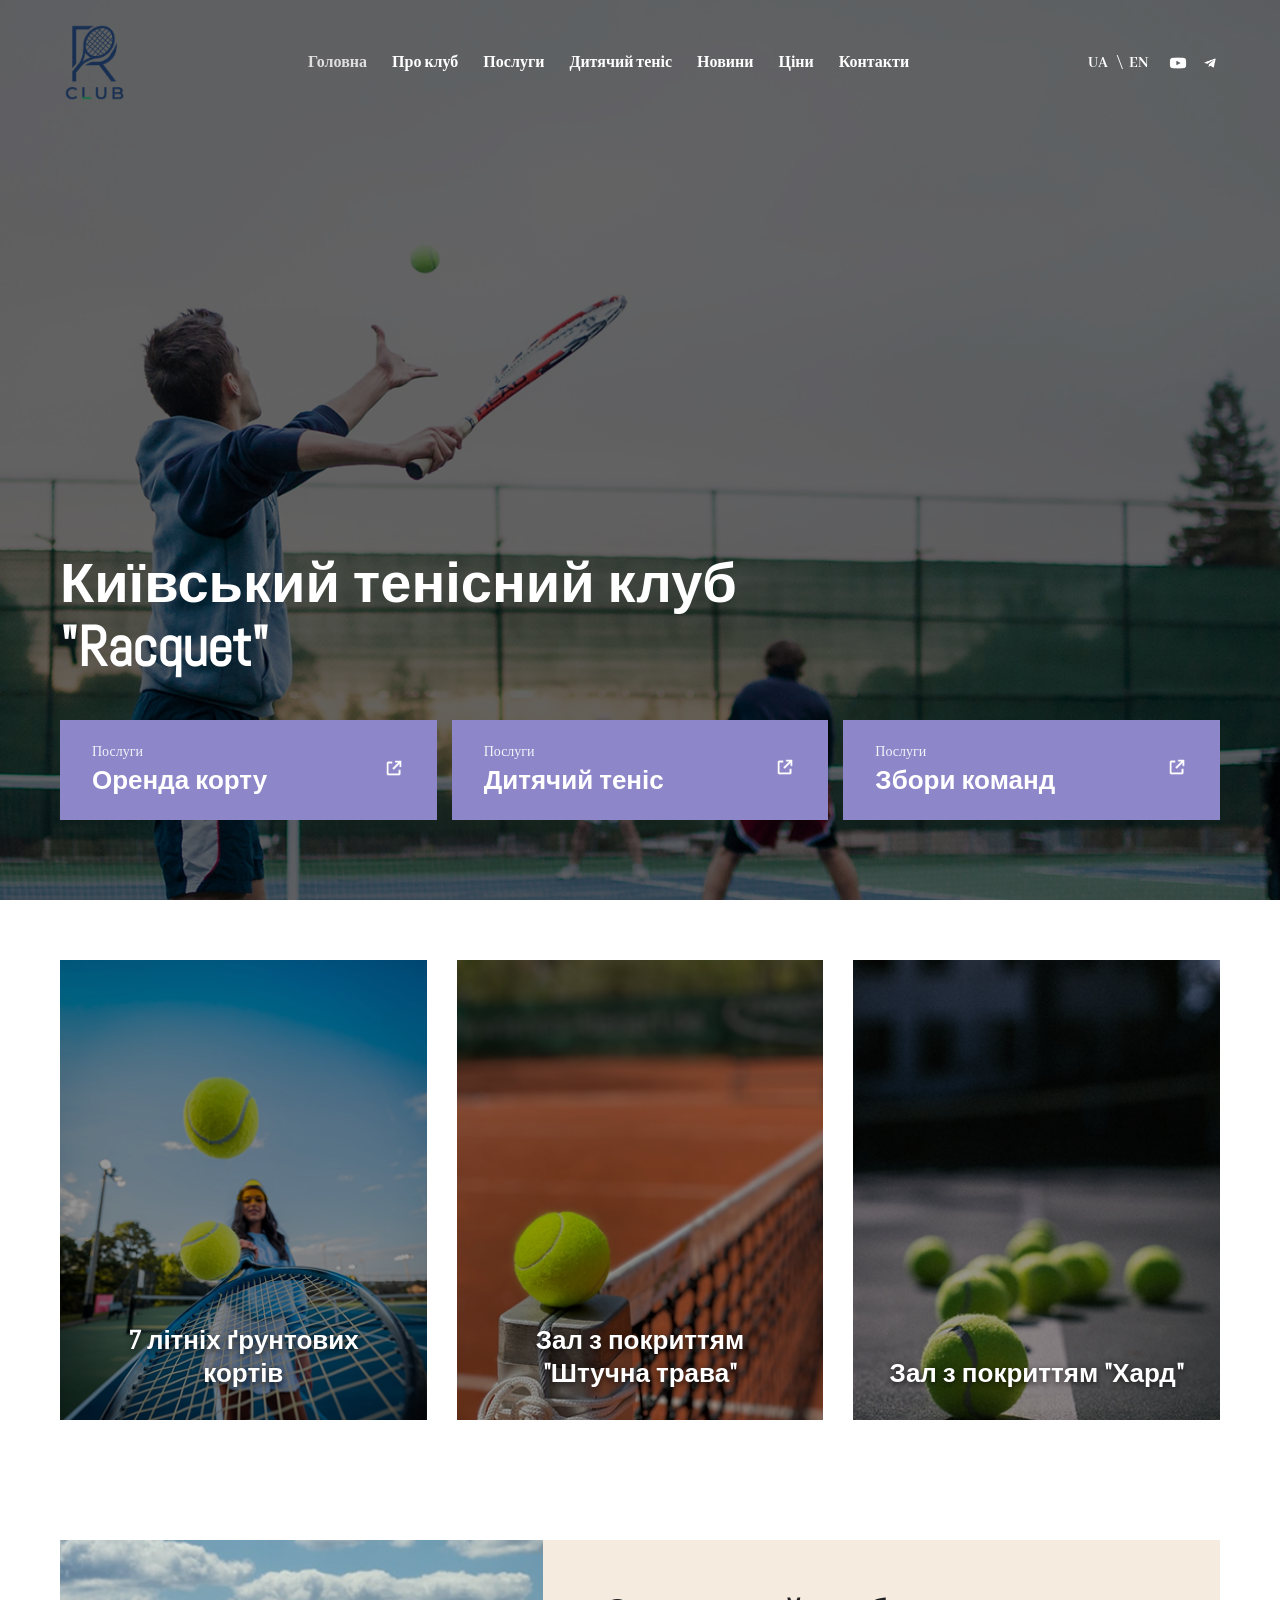
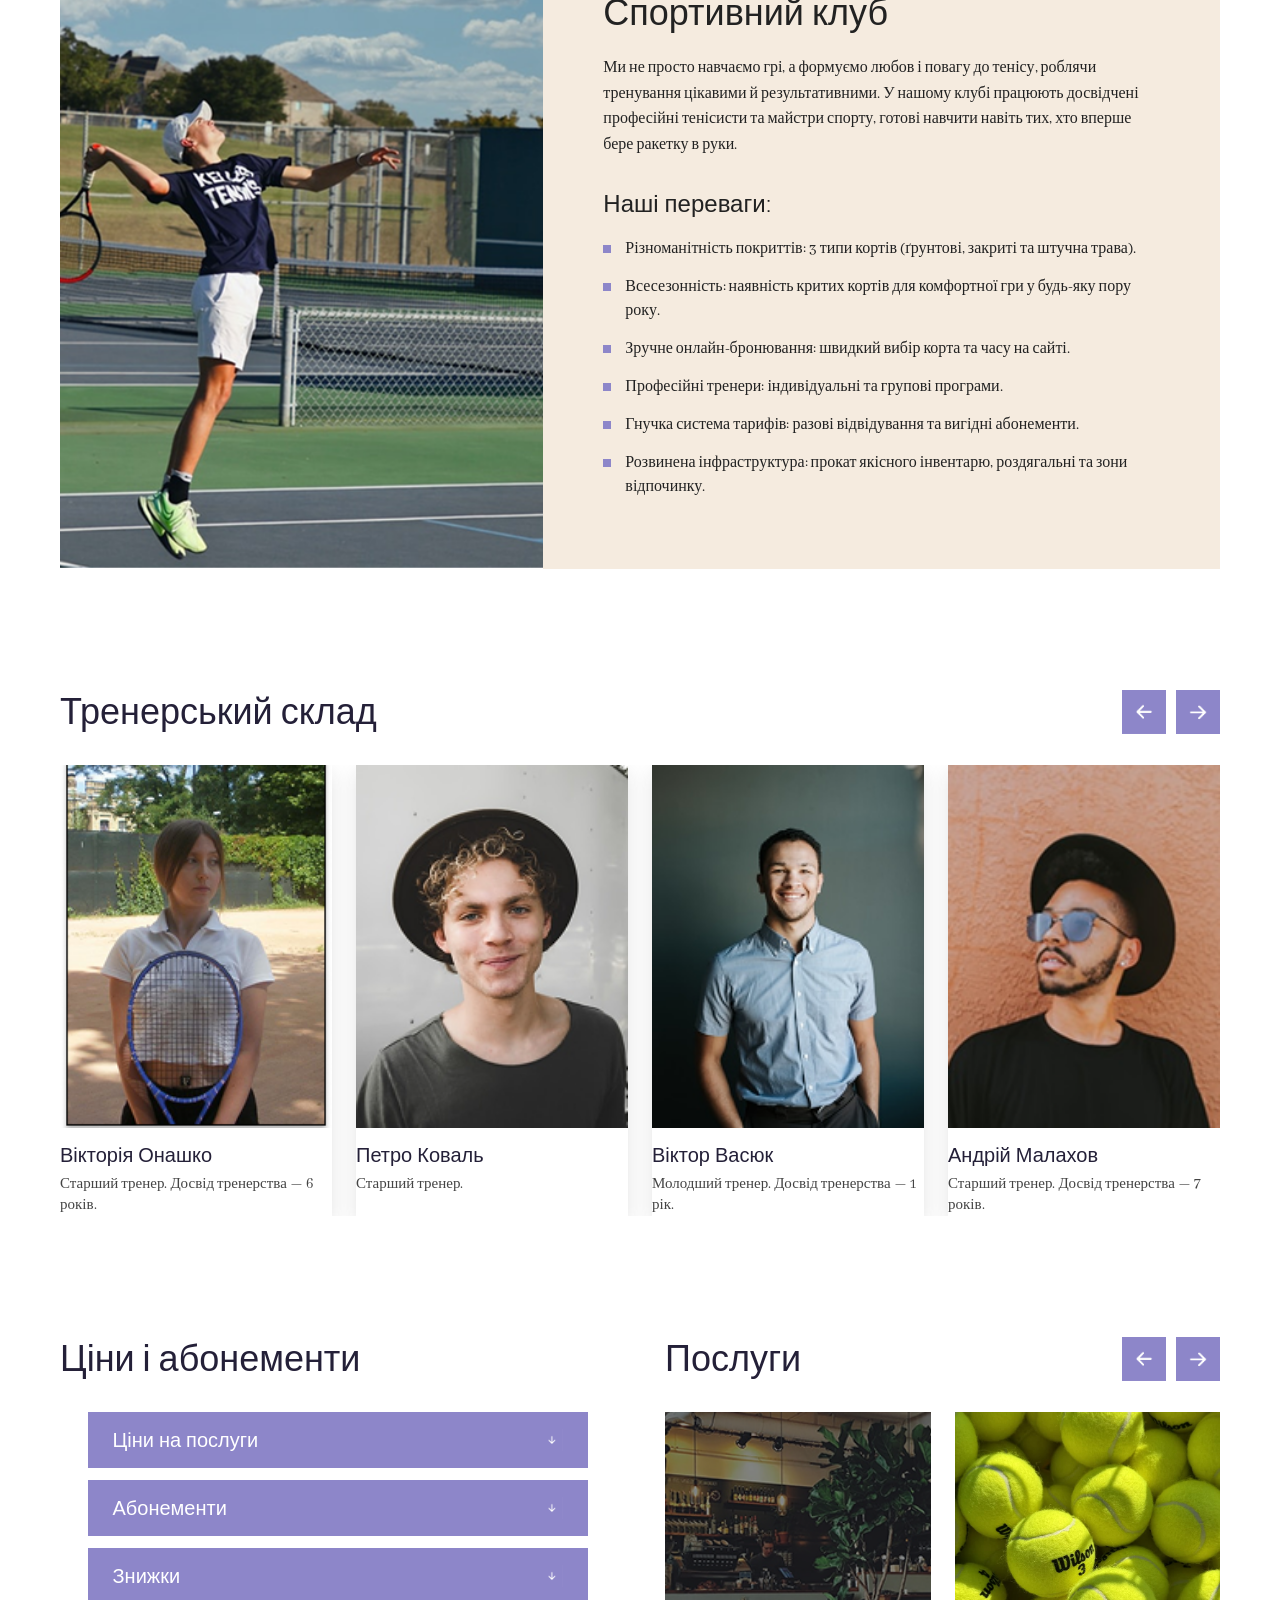
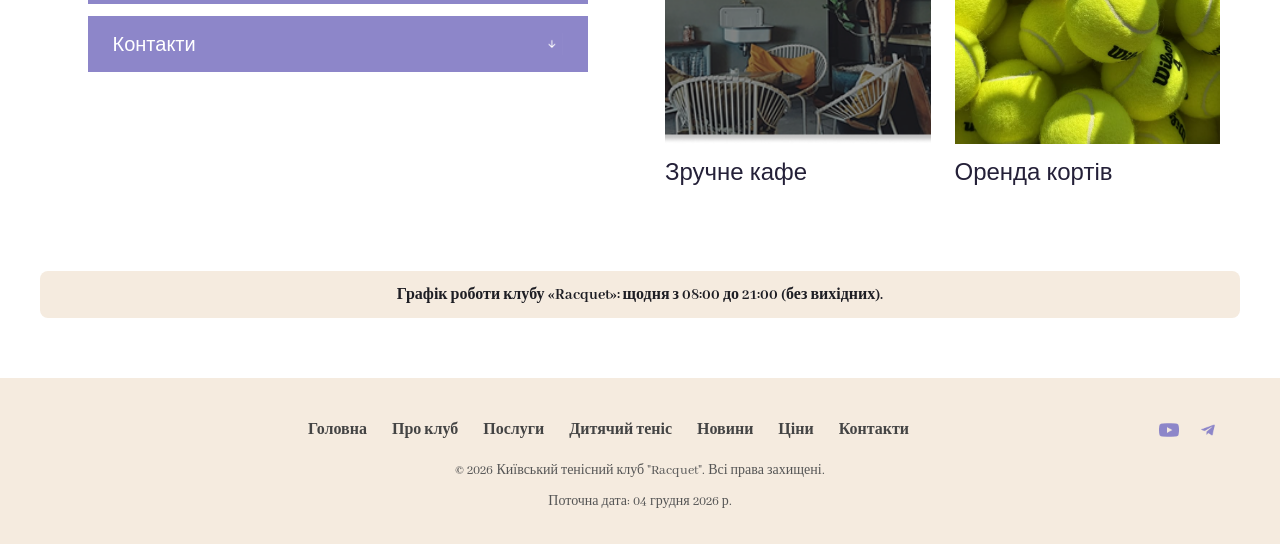
<file: index.html>
<!DOCTYPE html>
<html lang="uk">
<head>
    <meta charset="UTF-8">
    <meta name="viewport" content="width=device-width, initial-scale=1.0">
    <title>Київський тенісний клуб "Racquet"</title>
    <link rel="preconnect" href="https://fonts.googleapis.com">
    <link rel="preconnect" href="https://fonts.gstatic.com" crossorigin>
    <link href="https://fonts.googleapis.com/css2?family=Abel&family=Abhaya+Libre:wght@400;700&display=swap" rel="stylesheet">
    <link rel="stylesheet" href="css/style.css">
</head>
<body>
    <div class="hero-wrapper">
        <header class="main-header">
            <div class="container header-container">
                <div class="logo">
                    <img src="images/logo_1.png" alt="Логотип Racquet Club">
                </div>

                <!-- Бургер-меню (мобільна та планшетна версія) -->
                <input type="checkbox" id="nav-toggle" class="nav-toggle" aria-label="Відкрити меню навігації">
                <label for="nav-toggle" class="burger" aria-hidden="true"><span></span><span></span><span></span></label>

                <nav class="main-nav">
                    <ul>
                        <li><a href="index.html" class="active">Головна</a></li>
                        <li><a href="about.html">Про клуб</a></li>
                        <li><a href="#services">Послуги</a></li>
                        <li><a href="kids_tennis.html">Дитячий теніс</a></li>
                        <li><a href="news.html">Новини</a></li>
                        <li><a href="#services">Ціни</a></li>
                        <li><a href="#contacts">Контакти</a></li>
                    </ul>
                </nav>

                <div class="header-actions">
                    <ul class="lang-switcher">
                        <li class="lang-item active">
                            <span lang="uk" aria-current="true">UA</span>
                        </li>
                        <li class="lang-item">
                            <a href="/en/" lang="en">EN</a>
                        </li>
                    </ul>
                    <div class="header-socials">
                        <a href="https://youtube.com" aria-label="YouTube">
                            <img src="images/youtube_icon.png" alt="YouTube">
                        </a>
                        <a href="#" aria-label="Telegram">
                            <img src="images/telega_white.png" alt="Telegram">
                        </a>
                    </div>
                </div>
            </div>
        </header>

        <section class="hero_section">
            <h1>Київський тенісний клуб <br> "Racquet"</h1>

            <div class="hero_cards">
                <!-- Картка 1: Оренда корту -->
                <button type="button" class="hero_card" popovertarget="booking-modal-step1">
                    <div class="hero_card-content">
                        <span class="card-tag">Послуги</span>
                        <span class="card-title">Оренда корту</span>
                    </div>
                    <span class="hero_section_card_link_image">
                        <img src="images/ci_external-link.png" alt="">
                    </span>
                </button>

                <!-- Картка 2: Дитячий теніс -->
                <a href="kids_tennis.html" class="hero_card">
                    <div class="hero_card-content">
                        <span class="card-tag">Послуги</span>
                        <span class="card-title">Дитячий теніс</span>
                    </div>
                    <span class="hero_section_card_link_image">
                        <img src="images/ci_external-link.png" alt="">
                    </span>
                </a>

                <!-- Картка 3: Збори команд -->
                <a href="news.html" class="hero_card">
                    <div class="hero_card-content">
                        <span class="card-tag">Послуги</span>
                        <span class="card-title">Збори команд</span>
                    </div>
                    <span class="hero_section_card_link_image">
                        <img src="images/ci_external-link.png" alt="">
                    </span>
                </a>
            </div>
        </section>
    </div>

    <main>
        <!-- Секція типів кортів -->
        <section class="court_types_section">
            <div class="сourt_types_section_first">
                <img src="images/tennis_courts_1.png" alt="7 літніх ґрунтових кортів для тенісу">
                <h3>7 літніх ґрунтових кортів</h3>
            </div>

            <div class="court_types_section_second">
                <img src="images/tennis_courts_2.png" alt="Закритий зал з покриттям Штучна трава">
                <h3>Зал з покриттям "Штучна трава"</h3>
            </div>

            <div class="court_types_section_third">
                <img src="images/tennis_courts_3.png" alt="Закритий зал з покриттям Хард">
                <h3>Зал з покриттям "Хард"</h3>
            </div>
        </section>

        <!-- Секція "Про клуб" -->
        <section id="about" class="about-section">
            <div class="about-media">
                <img src="images/person_plays.png" alt="Тенісист під час гри на корті">
            </div>
            
            <div class="about-content">
                <h2>Спортивний клуб</h2>
                <p>
                    Ми не просто навчаємо грі, а формуємо любов і повагу до тенісу, роблячи тренування цікавими й результативними. У нашому клубі працюють досвідчені професійні тенісисти та майстри спорту, готові навчити навіть тих, хто вперше бере ракетку в руки.
                </p>

                <h3>Наші переваги:</h3>
                <ul>
                    <li>Різноманітність покриттів: 3 типи кортів (ґрунтові, закриті та штучна трава).</li>
                    <li>Всесезонність: наявність критих кортів для комфортної гри у будь-яку пору року.</li>
                    <li>Зручне онлайн-бронювання: швидкий вибір корта та часу на сайті.</li>
                    <li>Професійні тренери: індивідуальні та групові програми.</li>
                    <li>Гнучка система тарифів: разові відвідування та вигідні абонементи.</li>
                    <li>Розвинена інфраструктура: прокат якісного інвентарю, роздягальні та зони відпочинку.</li>
                </ul>
            </div>
        </section>

        <!-- Секція "Тренери" -->
        <section id="trainers" class="trainers-section">
            <h2>Тренерський склад</h2>

            <div class="trainers-controls">
                <button type="button" class="carousel-btn prev-btn" aria-label="Попередній тренер">
                    <img src="images/arrow1_trainers.png" alt="">
                </button>
                <button type="button" class="carousel-btn next-btn" aria-label="Наступний тренер">
                    <img src="images/arrow2_trainers.png" alt="">
                </button>
            </div>

            <div class="trainers-carousel">
                <div class="trainers-track">
                    <article class="trainer-card">
                        <img src="images/victoria.png" alt="Фото тренера Вікторії Онашко">
                        <h3>Вікторія Онашко</h3>
                        <p>Старший тренер. Досвід тренерства — 6 років.</p>
                    </article>

                    <article class="trainer-card">
                        <img src="images/petro.png" alt="Фото тренера Петра Коваля">
                        <h3>Петро Коваль</h3>
                        <p>Старший тренер.</p>
                    </article>

                    <article class="trainer-card">
                        <img src="images/victor.png" alt="Фото тренера Віктора Васюка">
                        <h3>Віктор Васюк</h3>
                        <p>Молодший тренер. Досвід тренерства — 1 рік.</p>
                    </article>

                    <article class="trainer-card">
                        <img src="images/andry.png" alt="Фото тренера Андрія Малахова">
                        <h3>Андрій Малахов</h3>
                        <p>Старший тренер. Досвід тренерства — 7 років.</p>
                    </article>

                    <article class="trainer-card">
                        <img src="images/iryna.png" alt="Фото організатора турнірів Ірини Коваленко">
                        <h3>Ірина Коваленко</h3>
                        <p>Організатор турнірів</p>
                    </article>

                    <article class="trainer-card">
                        <img src="images/alina.png" alt="Фото тренера Аліни Вербової">
                        <h3>Аліна Вербова</h3>
                        <p>Тренер для дитячої групи. Досвід у тренерстві дитячих груп.</p>
                    </article>
                </div>
            </div>
        </section>

        <!-- Секція "Ціни та Послуги" -->
        <section id="services" class="pricing-services-section">
            
            <div class="pricing-block">
                <h2>Ціни і абонементи</h2>

                <div class="accordion-list">
                    <details class="accordion-item">
                        <summary class="accordion-header">
                            <span>Ціни на послуги</span>
                            <img src="images/arrow1_trainers.png" alt="" class="arrow-icon">
                        </summary>
                        <div class="accordion-content">
                            <p>Оренда ґрунтового корту — 500 грн/год</p>
                            <p>Оренда корту з покриттям "Хард" — 600 грн/год</p>
                            <p>Оренда трав'яного корту — 700 грн/год</p>
                            <button type="button" class="btn-primary-purple" popovertarget="booking-modal-step1">Оренда кортів</button>
                        </div>
                    </details>

                    <details class="accordion-item">
                        <summary class="accordion-header">
                            <span>Абонементи</span>
                            <img src="images/arrow1_trainers.png" alt="" class="arrow-icon">
                        </summary>
                        <div class="accordion-content">
                            <p>Абонемент "Стандарт" (8 занять) — 3600 грн</p>
                            <p>Абонемент "Безліміт" на місяць — 7000 грн</p>
                            
                            <!-- Кнопка виклику модального вікна абонементу -->
                            <button type="button" class="btn-primary-purple" popovertarget="subscription-modal-step1">
                                Оформлення абонементу
                            </button>
                        </div>
                    </details>

                    <details class="accordion-item">
                        <summary class="accordion-header">
                            <span>Знижки</span>
                            <img src="images/arrow1_trainers.png" alt="" class="arrow-icon">
                        </summary>
                        <div class="accordion-content">
                            <p>Студентам та школярам — 15% у ранкові години (до 12:00).</p>
                            <p>Знижка 10% при оренді від 3-х годин поспіль.</p>
                        </div>
                    </details>

                    <details class="accordion-item">
                        <summary class="accordion-header">
                            <span>Контакти</span>
                            <img src="images/arrow1_trainers.png" alt="" class="arrow-icon">
                        </summary>
                        <div class="accordion-content">
                            <p>Рецепція: +38 (067) 000-00-00</p>
                            <p>Адреса: м. Київ, вул. Спортивна, 10</p>
                        </div>
                    </details>
                </div>
            </div>

            <div class="services-block">
                <div class="services-header">
                    <h2>Послуги</h2>
                    <div class="services-controls">
                        <button type="button" class="carousel-btn prev-btn" aria-label="Попередній слайд">
                            <img src="images/arrow1_trainers.png" alt="">
                        </button>
                        <button type="button" class="carousel-btn next-btn" aria-label="Наступний слайд">
                            <img src="images/arrow2_trainers.png" alt="">
                        </button>
                    </div>
                </div>

                <div class="services-carousel">
                    <div class="services-track">
                        <button type="button" class="service-card" popovertarget="service-modal">
                            <img src="images/comfort_cafe.png" alt="Затишний інтер'єр кафе">
                            <span class="service-card-title">Зручне кафе</span>
                        </button>

                        <button type="button" class="service-card" popovertarget="booking-modal-step1">
                            <img src="images/balls.jpg" alt="Тенісні корти клубу">
                            <span class="service-card-title">Оренда кортів</span>
                        </button>

                        <button type="button" class="service-card" popovertarget="subscription-modal-step1">
                            <img src="images/trenerstvo.jpg" alt="Персональне тренування з тенісу">
                            <span class="service-card-title">Послуги тренера</span>
                        </button>

                        <a href="kids_tennis.html" class="service-card">
                            <img src="images/kids_in_tennis.jpg" alt="Дитяча тенісна секція">
                            <h3>Дитячий теніс</h3>
                        </a>
                    </div>
                </div>
            </div>

        </section>
    </main>

    <footer id="contacts" class="main-footer">
        <div class="container footer-container">
            <nav class="footer-nav">
                <ul>
                    <li><a href="index.html">Головна</a></li>
                    <li><a href="about.html">Про клуб</a></li>
                    <li><a href="#services">Послуги</a></li>
                    <li><a href="kids_tennis.html">Дитячий теніс</a></li>
                    <li><a href="news.html">Новини</a></li>
                    <li><a href="#services">Ціни</a></li>
                    <li><a href="#contacts">Контакти</a></li>
                </ul>
            </nav>

            <div class="footer-socials">
                <a href="https://youtube.com" aria-label="YouTube">
                    <img src="images/youtube_icon_footer.png" alt="YouTube">
                </a>
                <a href="https://t.me" aria-label="Telegram">
                    <img src="images/telegram_icon_footer.png" alt="Telegram">
                </a>
            </div>
        </div>
        <p style="text-align: center; margin-top: 20px; color: #555555; font-size: 14px;">© 2026 Київський тенісний клуб "Racquet". Всі права захищені.</p>
    </footer>

    <!-- Модальні вікна бронювання -->
    <!-- Крок 1 -->
    <div id="booking-modal-step1" popover class="modal-window">
        <button type="button" class="modal-close-btn" popovertarget="booking-modal-step1" popovertargetaction="hide" aria-label="Закрити вікно">&times;</button>

        <h2>Оренда корту</h2>

        <form class="booking-form">
            <div class="form-step step-1">
                <p>
                    <label for="fullname">ПІБ</label><br>
                    <input type="text" id="fullname" name="fullname" placeholder="Ваше прізвище та ім'я" required>
                </p>

                <p>
                    <label for="phone">Номер телефону</label><br>
                    <input type="tel" id="phone" name="phone" placeholder="+380..." required>
                </p>

                <p>
                    <label for="email">Пошта</label><br>
                    <input type="email" id="email" name="email" placeholder="example@mail.com" required>
                </p>

                <p>
                    <label>Оберіть тип корту:</label><br>
                    <select name="court_type" required>
                        <option value="" disabled selected>Оберіть тип корту</option>
                        <option value="clay">Ґрунт</option>
                        <option value="grass">Трава</option>
                        <option value="hard">Хард</option>
                    </select>
                </p>

                <p>
                    <label>
                        <input type="checkbox" name="need_trainer" value="yes">
                        Потрібен тренер?
                    </label><br>
                    <small>*Під час уточнення броні питання буде обговорено детальніше</small>
                </p>

                <p>
                    <button type="button" class="btn-next" popovertarget="booking-modal-step2" popovertargetaction="show">Далі</button>
                </p>
            </div>
        </form>
    </div>

    <!-- Крок 2 -->
    <div id="booking-modal-step2" popover class="modal-window">
        <button type="button" class="modal-close-btn" popovertarget="booking-modal-step1" popovertargetaction="hide" aria-label="Закрити вікно">&times;</button>

        <h2>Оренда корту — Крок 2</h2>

        <form class="booking-form">
            <div class="form-step step-2">
                <p>
                    <label for="booking-date">Оберіть день:</label><br>
                    <input type="date" id="booking-date" name="booking_date" value="2026-11-03" required>
                </p>

                <p>
                    <label for="booking-time">Оберіть час:</label><br>
                    <select id="booking-time" name="booking_time" required>
                        <option value="" disabled selected>Оберіть час</option>
                        <option value="09:00">09:00</option>
                        <option value="10:00">10:00</option>
                        <option value="11:00">11:00</option>
                        <option value="12:00">12:00</option>
                        <option value="13:00">13:00</option>
                        <option value="14:00">14:00</option>
                    </select>
                </p>

                <p class="price-summary">
                    Разом до сплати: <strong>500 гривень</strong><br>
                    <small>*оплата після тренування</small>
                </p>

                <p>
                    <button type="button" class="btn-back" popovertarget="booking-modal-step2" popovertargetaction="hide">Назад</button>
                    <button type="button" class="btn-submit" popovertarget="booking-modal-step3" popovertargetaction="show">Підтвердити</button>
                </p>
            </div>
        </form>
    </div>

    <!-- Крок 3 (Успіх) -->
    <div id="booking-modal-step3" popover class="modal-window">
        <button type="button" class="modal-close-btn" popovertarget="booking-modal-step1" popovertargetaction="hide" aria-label="Закрити вікно">&times;</button>

        <h2>Оренда корту</h2>

        <div class="form-step step-3-success">
            <p class="success-message">Дякую! Ми вам перезвонимо для підтвердження броні!</p>
            <p>
                <button type="button" class="btn-success" popovertarget="booking-modal-step1" popovertargetaction="hide">Супер!</button>
            </p>
        </div>
    </div>

    <!-- Форма заявки на абонемент -->
    <div id="subscription-modal-step1" popover class="modal-window subscription-modal-window">
        <button type="button" class="modal-close-btn" popovertarget="subscription-modal-step1" popovertargetaction="hide" aria-label="Закрити вікно">&times;</button>

        <h2>Оформлення абонементу</h2>

        <form class="subscription-form">
            <div class="form-step step-1">
                <p class="modal-subtitle">Залиште заявку, і ми передзвонимо для вибору картки членства</p>

                <p>
                    <label for="sub-fullname">ПІБ</label><br>
                    <input type="text" id="sub-fullname" name="fullname" placeholder="Ваше прізвище та ім'я" required>
                </p>

                <p>
                    <label for="sub-phone">Номер телефону</label><br>
                    <input type="tel" id="sub-phone" name="phone" placeholder="+380..." required>
                </p>

                <p>
                    <label for="sub-email">Пошта</label><br>
                    <input type="email" id="sub-email" name="email" placeholder="example@mail.com" required>
                </p>

                <p>
                    <label for="sub-type">Оберіть абонемент</label><br>
                    <select id="sub-type" name="subscription_type" required>
                        <option value="" disabled selected>Оберіть картку членства</option>
                        <option value="standard">Стандарт (8 занять)</option>
                        <option value="unlimited">Безліміт</option>
                        <option value="kids">Дитячий абонемент</option>
                    </select>
                </p>

                <p>
                    <label>Коли зручно вам подзвонити?</label><br>
                    <label><input type="radio" name="call_time" value="anytime" checked> Будь-коли</label><br>
                    <label><input type="radio" name="call_time" value="evening"> Ввечері</label><br>
                    <label><input type="radio" name="call_time" value="morning"> Уранці</label>
                </p>

                <p>
                    <button type="button" class="btn-submit" popovertarget="subscription-modal-step2" popovertargetaction="show">Оформити заявку</button>
                </p>
            </div>
        </form>
    </div>

    <!-- Успішне оформлення абонементу -->
    <div id="subscription-modal-step2" popover class="modal-window subscription-modal-window">
        <button type="button" class="modal-close-btn" popovertarget="subscription-modal-step1" popovertargetaction="hide" aria-label="Закрити вікно">&times;</button>

        <h2>Оформлення абонементу</h2>

        <div class="form-step step-2-success">
            <p class="success-message">Дякую! Ми вам передзвонимо щодо деталей абонементу!</p>
            <p>
                <button type="button" class="btn-success" popovertarget="subscription-modal-step1" popovertargetaction="hide">Супер!</button>
            </p>
        </div>
    </div>

    <!-- Модальне вікно послуги "Затишне кафе" -->
    <div id="service-modal" popover class="modal-window service-modal-window">
        <button type="button" class="modal-close-btn" popovertarget="service-modal" popovertargetaction="hide" aria-label="Закрити вікно">&times;</button>

        <div class="service-modal-content">
            <p><img id="service-modal-img" src="images/comfort_cafe.png" alt="Затишне кафе"></p>
            <h2>Затишне кафе Racquet Club</h2>
            <p>
                На території нашого клубу працює комфортне кафе, де ви можете відпочити після інтенсивного тренування, скуштувати корисні спортивні напої, свіжу каву або перекусити.
            </p>
        </div>
    </div>

    <script src="./js/main.js"></script>
</body>
</html>
</file>
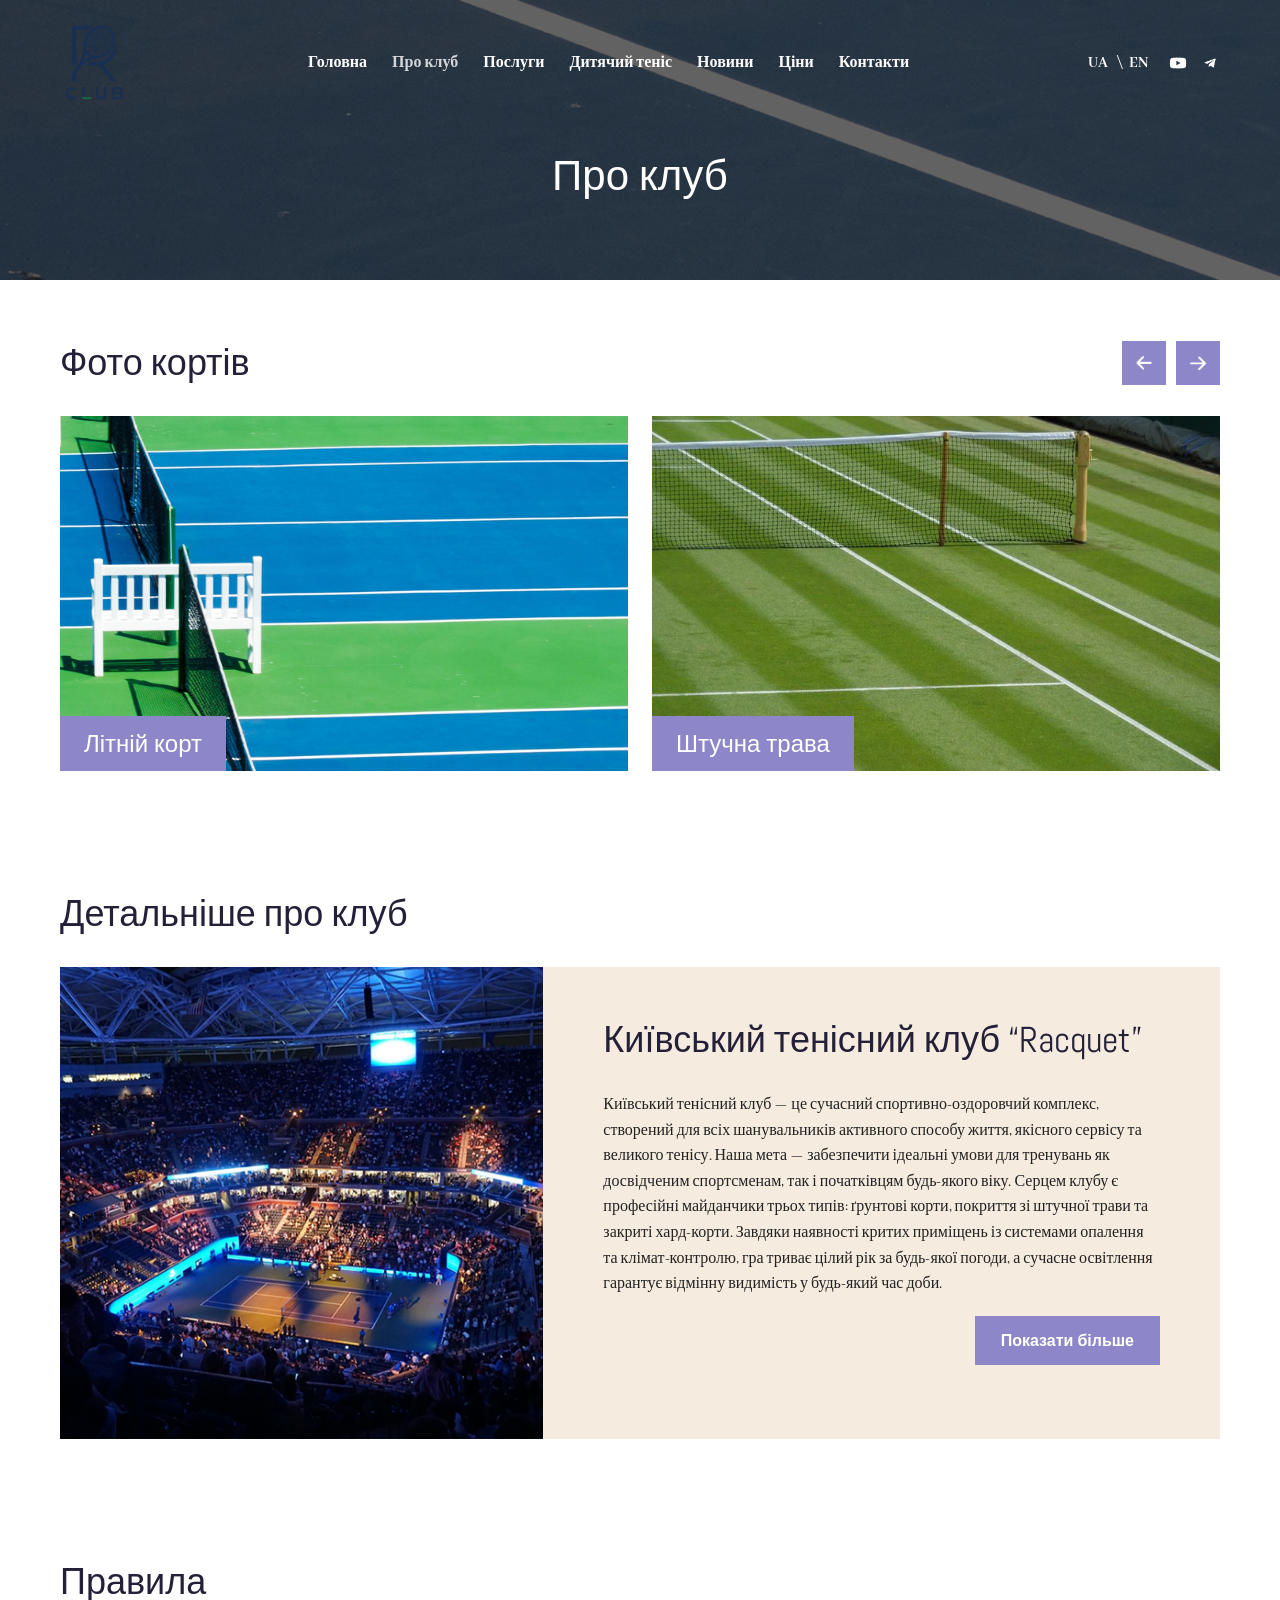
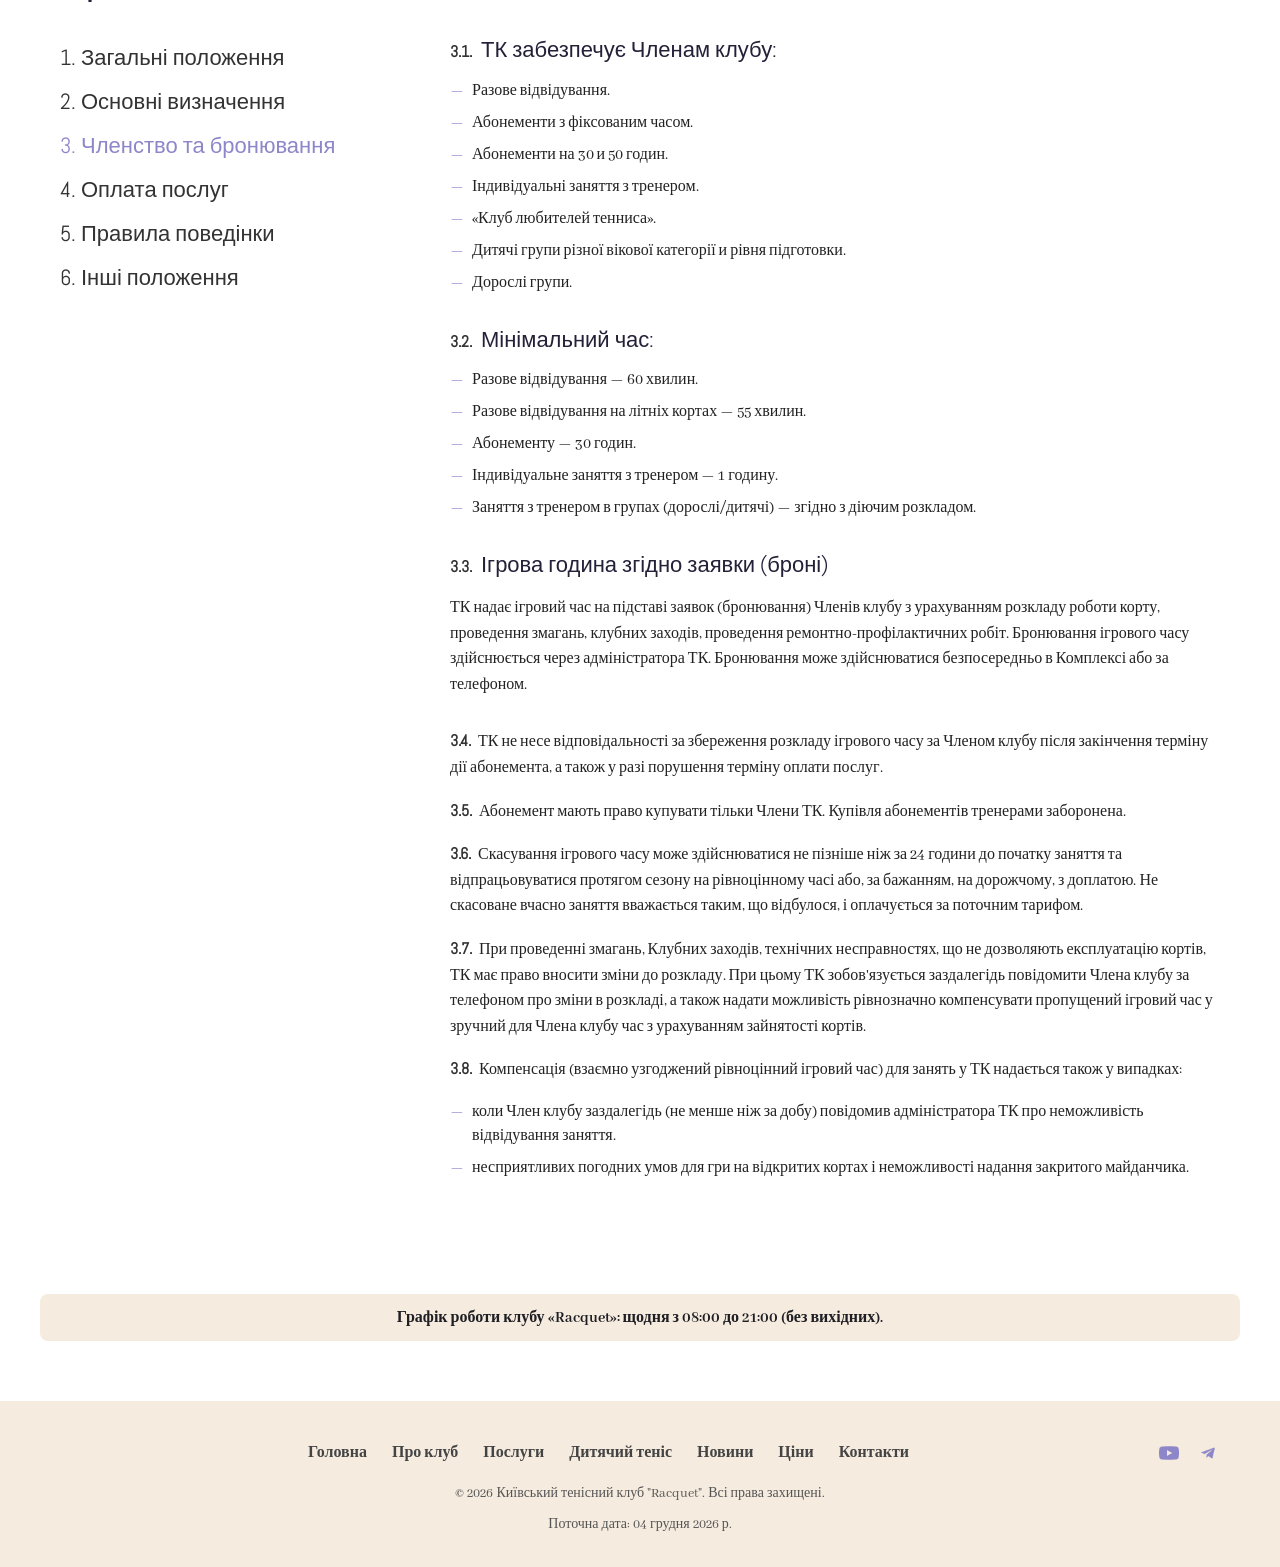
<file: about.html>
<!DOCTYPE html>
<html lang="uk">
<head>
    <meta charset="UTF-8">
    <meta name="viewport" content="width=device-width, initial-scale=1.0">
    <title>Про клуб — Тенісний клуб Racquet</title>
    <link rel="preconnect" href="https://fonts.googleapis.com">
    <link rel="preconnect" href="https://fonts.gstatic.com" crossorigin>
    <link href="https://fonts.googleapis.com/css2?family=Abel&family=Abhaya+Libre:wght@400;700;800&display=swap" rel="stylesheet">
    <link rel="stylesheet" href="css/style.css">
</head>
<body>

    <!-- Шапка сайту -->
    <header class="main-header">
        <div class="container header-container">
            <a href="index.html" class="logo">
                <img src="images/logo_1.png" alt="Логотип Racquet Club">
            </a>

            <!-- Бургер-меню (мобільна та планшетна версія) -->
            <input type="checkbox" id="nav-toggle" class="nav-toggle" aria-label="Відкрити меню навігації">
            <label for="nav-toggle" class="burger" aria-hidden="true"><span></span><span></span><span></span></label>

            <nav class="main-nav">
                <ul>
                    <li><a href="index.html">Головна</a></li>
                    <li><a href="about.html" class="active">Про клуб</a></li>
                    <li><a href="index.html#services">Послуги</a></li>
                    <li><a href="kids_tennis.html">Дитячий теніс</a></li>
                    <li><a href="news.html">Новини</a></li>
                    <li><a href="index.html#services">Ціни</a></li>
                    <li><a href="index.html#contacts">Контакти</a></li>
                </ul>
            </nav>

            <div class="header-actions">
                <ul class="lang-switcher">
                    <li class="lang-item active">
                        <span lang="uk" aria-current="true">UA</span>
                    </li>
                    <li class="lang-item">
                        <a href="/en/" lang="en">EN</a>
                    </li>
                </ul>
                <div class="header-socials">
                    <a href="#" aria-label="YouTube"><img src="images/youtube_icon.png" alt="YouTube"></a>
                    <a href="#" aria-label="Telegram"><img src="images/telega_white.png" alt="Telegram"></a>
                </div>
            </div>
        </div>
    </header>

    <!-- Банер сторінки  -->
    <div class="hero-section about-hero">
        <div class="container">
            <h1>Про клуб</h1>
        </div>
    </div>

    <main>
        <section class="courts-gallery-section">
            <div class="container">
                <div class="gallery-header">
                    <h2>Фото кортів</h2>
                    <div class="carousel-controls">
                        <button type="button" class="carousel-arrow prev" aria-label="Попередній корт">
                            <img src="images/arrow1_trainers.png" alt="">
                        </button>
                        <button type="button" class="carousel-arrow next" aria-label="Наступний корт">
                            <img src="images/arrow2_trainers.png" alt="">
                        </button>
                    </div>
                </div>

                <div class="courts-carousel">
                    <div class="carousel-track">
                        <div class="carousel-slide active">
                            <img src="images/summer_court.jpg" alt="Літній відкритий корт">
                            <span class="court-badge">Літній корт</span>
                        </div>

                        <div class="carousel-slide">
                            <img src="images/grass_court.jpg" alt="Зимовий корт зі штучною травою">
                            <span class="court-badge">Штучна трава</span>
                        </div>

                        <div class="carousel-slide">
                            <img src="images/hard_court.jpg" alt="Хард корт з покриттям">
                            <span class="court-badge">Хард корт</span>
                        </div>
                    </div>
                </div>
            </div>
        </section>

        <section class="about-info-section">
            <div class="container">
                <h2>Детальніше про клуб</h2>
                <div class="about-grid">
                    <div class="about-media">
                        <img src="images/tournamate_court.jpg" alt="Критий тенісний корт клубу Racquet">
                    </div>

                    <div class="info-card-beige about-details">
                        <h2>Київський тенісний клуб “Racquet”</h2>
                        
                        <p>
                            Київський тенісний клуб — це сучасний спортивно-оздоровчий комплекс, створений для всіх шанувальників активного способу життя, якісного сервісу та великого тенісу. Наша мета — забезпечити ідеальні умови для тренувань як досвідченим спортсменам, так і початківцям будь-якого віку. Серцем клубу є професійні майданчики трьох типів: ґрунтові корти, покриття зі штучної трави та закриті хард-корти. Завдяки наявності критих приміщень із системами опалення та клімат-контролю, гра триває цілий рік за будь-якої погоди, а сучасне освітлення гарантує відмінну видимість у будь-який час доби.
                        </p>
                        
                        <div id="club-more-text" class="visually-hidden">
                            <p>
                                У клубі працює досвідчена команда сертифікованих тренерів, яка пропонує індивідуальні та групові програми, а також дитячу тенісну секцію. Для максимального комфорту відвідувачів передбачено зручні роздягальні, затишну зону відпочинку, прокат якісного інвентарю та сервіс із обслуговування ракеток. Окрім тренувального процесу, ми регулярно організовуємо любительські турніри та формуємо дружню клубну спільноту. На нашому сайті ви можете миттєво ознайомитися з розкладом, обрати тренера та забронювати корт онлайн у кілька кліків.
                            </p>

                            <div class="club-stats">
                                <div class="stat-item">
                                    <span class="stat-number">7</span>
                                    <span class="stat-label">Літніх ґрунтових кортів</span>
                                </div>
                                <div class="stat-item">
                                    <span class="stat-number">4</span>
                                    <span class="stat-label">Зимові корти з покриттям "штучна трава"</span>
                                </div>
                                <div class="stat-item">
                                    <span class="stat-number">3</span>
                                    <span class="stat-label">Зимні корти з покриттям "hard"</span>
                                </div>
                            </div>
                        </div>

                        <button type="button" id="toggle-more-btn" class="btn-more" aria-expanded="false">
                            Показати більше
                        </button>
                    </div>
                </div>
            </div>
        </section>

       <section class="rules-section">
            <div class="container">
                <h2>Правила</h2>

                <div class="rules-layout">
                    <div class="rules-tabs-nav" role="tablist" aria-label="Розділи правил">
                        <button type="button" id="tab-1" role="tab" class="tab-link" aria-selected="false" aria-controls="panel-1">
                            1. Загальні положення
                        </button>
                        <button type="button" id="tab-2" role="tab" class="tab-link" aria-selected="false" aria-controls="panel-2">
                            2. Основні визначення
                        </button>
                        <button type="button" id="tab-3" role="tab" class="tab-link active" aria-selected="true" aria-controls="panel-3">
                            3. Членство та бронювання
                        </button>
                        <button type="button" id="tab-4" role="tab" class="tab-link" aria-selected="false" aria-controls="panel-4">
                            4. Оплата послуг
                        </button>
                        <button type="button" id="tab-5" role="tab" class="tab-link" aria-selected="false" aria-controls="panel-5">
                            5. Правила поведінки
                        </button>
                        <button type="button" id="tab-6" role="tab" class="tab-link" aria-selected="false" aria-controls="panel-6">
                            6. Інші положення
                        </button>
                    </div>
                    
                    <div class="rules-panels">
    <div id="panel-1" role="tabpanel" aria-labelledby="tab-1" class="tab-panel visually-hidden">
        <div class="rule-group">
            <p><span class="rule-num">1.1.</span> Ці Правила регулюють порядок відвідування та користування послугами Київського тенісного клубу «Racquet» (далі, Клуб), що розташований за адресою: м. Київ, вул. Спортивна, 10.</p>
            <p><span class="rule-num">1.2.</span> Правила обов'язкові для всіх відвідувачів Клубу: клієнтів, власників абонементів, глядачів, учасників турнірів і зборів команд.</p>
            <p><span class="rule-num">1.3.</span> Здійснюючи бронювання, купуючи абонемент або перебуваючи на території Клубу, відвідувач підтверджує, що ознайомився з Правилами та погоджується їх дотримуватися.</p>
            <p><span class="rule-num">1.4.</span> Клуб пропонує такі послуги: оренда кортів (ґрунтові, «Хард», «Штучна трава»), послуги тренера, дитячий теніс, збори команд, прокат інвентарю, кафе.</p>
            <p><span class="rule-num">1.5.</span> Актуальна інформація про послуги, ціни та акції розміщена на офіційному сайті Клубу. Адміністрація має право змінювати Правила та ціни, оприлюднюючи зміни на сайті.</p>
        </div>
    </div>

    <div id="panel-2" role="tabpanel" aria-labelledby="tab-2" class="tab-panel visually-hidden">
        <div class="rule-group">
            <h3>2. Основні визначення</h3>
            <ul class="rule-dash-list">
                <li><strong>Клуб:</strong> Київський тенісний клуб «Racquet».</li>
                <li><strong>Адміністрація:</strong> працівники рецепції та керівництво Клубу, уповноважені контролювати дотримання Правил.</li>
                <li><strong>Відвідувач (клієнт):</strong> особа, яка перебуває на території Клубу або користується його послугами.</li>
                <li><strong>Корт:</strong> тенісний майданчик із ґрунтовим покриттям, покриттям «Хард» або «Штучна трава».</li>
                <li><strong>Оренда корту:</strong> послуга з надання корту на погодинній основі (1 година).</li>
                <li><strong>Бронювання:</strong> попереднє резервування корту на обраний день і час через сайт чи телефон рецепції.</li>
                <li><strong>Абонемент:</strong> пакет занять за фіксованою вартістю. Види: «Стандарт» (8 занять), «Безліміт» (на місяць), дитячий абонемент.</li>
                <li><strong>Тренер:</strong> працівник Клубу, який проводить індивідуальні чи групові тренування.</li>
                <li><strong>Інвентар:</strong> ракетки, м'ячі та інше спорядження, що надається Клубом у прокат.</li>
            </ul>
        </div>
    </div>

    <div id="panel-3" role="tabpanel" aria-labelledby="tab-3" class="tab-panel active">
        <div class="rule-group">
            <h3><span class="rule-num">3.1.</span> ТК забезпечує Членам клубу:</h3>
            <ul class="rule-dash-list">
                <li>Разове відвідування.</li>
                <li>Абонементи з фіксованим часом.</li>
                <li>Абонементи на 30 и 50 годин.</li>
                <li>Індивідуальні заняття з тренером.</li>
                <li>«Клуб любителей тенниса».</li>
                <li>Дитячі групи різної вікової категорії и рівня підготовки.</li>
                <li>Дорослі групи.</li>
            </ul>
        </div>

        <div class="rule-group">
            <h3><span class="rule-num">3.2.</span> Мінімальний час:</h3>
            <ul class="rule-dash-list">
                <li>Разове відвідування — 60 хвилин.</li>
                <li>Разове відвідування на літніх кортах — 55 хвилин.</li>
                <li>Абонементу — 30 годин.</li>
                <li>Індивідуальне заняття з тренером — 1 годину.</li>
                <li>Заняття з тренером в групах (дорослі/дитячі) — згідно з діючим розкладом.</li>
            </ul>
        </div>

        <div class="rule-group">
            <h3><span class="rule-num">3.3.</span> Ігрова година згідно заявки (броні)</h3>
            <p>
                ТК надає ігровий час на підставі заявок (бронювання) Членів клубу з урахуванням розкладу роботи корту, проведення змагань, клубних заходів, проведення ремонтно-профілактичних робіт. Бронювання ігрового часу здійснюється через адміністратора ТК. Бронювання може здійснюватися безпосередньо в Комплексі або за телефоном.
            </p>
        </div>

        <div class="rule-group">
            <p><span class="rule-num">3.4.</span> ТК не несе відповідальності за збереження розкладу ігрового часу за Членом клубу після закінчення терміну дії абонемента, а також у разі порушення терміну оплати послуг.</p>
            <p><span class="rule-num">3.5.</span> Абонемент мають право купувати тільки Члени ТК. Купівля абонементів тренерами заборонена.</p>
            <p><span class="rule-num">3.6.</span> Скасування ігрового часу може здійснюватися не пізніше ніж за 24 години до початку заняття та відпрацьовуватися протягом сезону на рівноцінному часі або, за бажанням, на дорожчому, з доплатою. Не скасоване вчасно заняття вважається таким, що відбулося, і оплачується за поточним тарифом.</p>
            <p><span class="rule-num">3.7.</span> При проведенні змагань, Клубних заходів, технічних несправностях, що не дозволяють експлуатацію кортів, ТК має право вносити зміни до розкладу. При цьому ТК зобов'язується заздалегідь повідомити Члена клубу за телефоном про зміни в розкладі, а також надати можливість рівнозначно компенсувати пропущений ігровий час у зручний для Члена клубу час з урахуванням зайнятості кортів.</p>
            <p><span class="rule-num">3.8.</span> Компенсація (взаємно узгоджений рівноцінний ігровий час) для занять у ТК надається також у випадках:</p>
            <ul class="rule-dash-list">
                <li>коли Член клубу заздалегідь (не менше ніж за добу) повідомив адміністратора ТК про неможливість відвідування заняття.</li>
                <li>несприятливих погодних умов для гри на відкритих кортах і неможливості надання закритого майданчика.</li>
            </ul>
        </div>
    </div>

    <div id="panel-4" role="tabpanel" aria-labelledby="tab-4" class="tab-panel visually-hidden">
        <div class="rule-group">
            <p><span class="rule-num">4.1.</span> Вартість послуг визначається чинним прейскурантом, розміщеним на сайті:</p>
            <ul class="rule-dash-list">
                <li>оренда ґрунтового корту: 500 грн/год;</li>
                <li>оренда корту «Хард»: 600 грн/год;</li>
                <li>оренда корту «Штучна трава»: 700 грн/год;</li>
                <li>абонемент «Стандарт» (8 занять): 3600 грн;</li>
                <li>абонемент «Безліміт» (на місяць): 7000 грн.</li>
            </ul>
        </div>

        <div class="rule-group">
            <p><span class="rule-num">4.2.</span> Оплата оренди корту здійснюється після тренування, якщо інше не передбачено умовами бронювання.</p>
            <p><span class="rule-num">4.3.</span> Знижки:</p>
            <ul class="rule-dash-list">
                <li>студентам і школярам 15% у ранкові години (до 12:00);</li>
                <li>10% при оренді корту від 3 годин поспіль.</li>
            </ul>
            <p>Знижки за пунктом 4.3 не сумуються, якщо інше не визначено Адміністрацією. Для отримання знижки студентам і школярам потрібно пред'явити відповідний документ.</p>
            <p><span class="rule-num">4.4.</span> Після подання заявки на абонемент адміністратор зв'язується з клієнтом за вказаним номером телефону для уточнення деталей і оформлення картки членства.</p>
            <p><span class="rule-num">4.5.</span> Вартість послуг тренера не входить у вартість оренди корту. Її уточнює адміністратор під час підтвердження бронювання.</p>
            <p><span class="rule-num">4.6.</span> Абонемент є іменним і не може бути переданий третім особам. Невикористані заняття за закінченням строку дії абонемента не переносяться й не відшкодовуються (уточніть цю умову за політикою клубу).</p>
            <p><span class="rule-num">4.7.</span> Оплата приймається в готівковій та безготівковій формі на рецепції Клубу.</p>
        </div>
    </div>

    <div id="panel-5" role="tabpanel" aria-labelledby="tab-5" class="tab-panel visually-hidden">
        <div class="rule-group">
            <p><span class="rule-num">5.1.</span> Відвідувачі зобов'язані поводитися ввічливо, поважати інших гравців, тренерів і персонал Клубу.</p>
            <p><span class="rule-num">5.2.</span> Грати на кортах дозволяється лише в спортивному одязі та спеціальному тенісному взутті, що відповідає типу покриття. Взуття з темною підошвою, що залишає сліди, на кортах із покриттям «Хард» і «Штучна трава» заборонене.</p>
            <p><span class="rule-num">5.3.</span> Користуватися кортом можна тільки в заброньований час. Приходити слід заздалегідь, щоб гра розпочалася вчасно. Час запізнення не компенсується продовженням гри.</p>
            <p><span class="rule-num">5.4.</span> Після завершення гри відвідувач зобов'язаний залишити корт у належному стані: зібрати м'ячі та особисті речі. На ґрунтових кортах за вказівкою персоналу потрібно вирівняти покриття.</p>
            <p><span class="rule-num">5.5.</span> Забороняється:</p>
            <ul class="rule-dash-list">
                <li>заходити на корт без дозволу Адміністрації та поза часом бронювання;</li>
                <li>перебувати на корті з їжею, склянкою чи пляшками (окрім води в пластиковій пляшці);</li>
                <li>палити, вживати алкогольні напої та наркотичні речовини на території Клубу;</li>
                <li>вживати нецензурну лексику, поводитися агресивно, навмисно ламати чи кидати інвентар;</li>
                <li>проводити фото- та відеозйомку з комерційною метою без погодження з Адміністрацією;</li>
                <li>заходити з тваринами (окрім випадків, дозволених Адміністрацією).</li>
            </ul>
            <p><span class="rule-num">5.6.</span> Діти до 14 років допускаються на корти лише під наглядом тренера або одного з батьків. Відповідальність за безпеку дитини несуть батьки (законні представники).</p>
            <p><span class="rule-num">5.7.</span> Під час тренувань і ігор слід дотримуватися вказівок тренерів та адміністраторів, а також правил техніки безпеки.</p>
            <p><span class="rule-num">5.8.</span> За навмисне пошкодження майна, покриття чи інвентарю Клубу відвідувач відшкодовує завдану шкоду в повному обсязі.</p>
            <p><span class="rule-num">5.9.</span> Користуватися роздягальнями та зонами відпочинку слід охайно, дбаючи про чистоту. Не залишайте цінні речі без нагляду.</p>
        </div>
    </div>

    <div id="panel-6" role="tabpanel" aria-labelledby="tab-6" class="tab-panel visually-hidden">
        <div class="rule-group">
            <p><span class="rule-num">6.1.</span> Клуб не несе відповідальності за втрату чи пошкодження особистих речей відвідувачів, залишених без нагляду.</p>
            <p><span class="rule-num">6.2.</span> Кожен відвідувач самостійно відповідає за стан власного здоров'я. Перед початком занять рекомендується переконатися у відсутності медичних протипоказань.</p>
            <p><span class="rule-num">6.3.</span> Адміністрація має право скасувати або перенести бронювання, якщо корт неможливо використовувати через погодні умови (для ґрунтових кортів), технічні причини чи форс-мажорні обставини. У такому разі клієнту пропонується інший час або повертаються кошти.</p>
            <p><span class="rule-num">6.4.</span> Адміністрація має право відмовити у відвідуванні або припинити надання послуг особі, яка порушує Правила, без відшкодування вартості послуги.</p>
            <p><span class="rule-num">6.5.</span> Персональні дані, які клієнт залишає під час бронювання чи оформлення абонемента (ПІБ, телефон, e-mail), використовуються лише для зв'язку та надання послуг і не передаються третім особам.</p>
            <p><span class="rule-num">6.6.</span> Скарги й пропозиції приймаються на рецепції за телефоном +38 (067) 000-00-00.</p>
            <p><span class="rule-num">6.7.</span> Питання, не врегульовані цими Правилами, вирішуються Адміністрацією відповідно до чинного законодавства України.</p>
        </div>
    </div>
</div>
                </div>
            </div>
        </section>
    </main>

    <footer class="main-footer">
        <div class="container footer-container">
            <nav class="footer-nav">
               <ul>
                      <li><a href="index.html">Головна</a></li>
                      <li><a href="about.html">Про клуб</a></li>
                      <li><a href="index.html#services">Послуги</a></li>
                      <li><a href="kids_tennis.html">Дитячий теніс</a></li>
                      <li><a href="news.html">Новини</a></li>
                       <li><a href="index.html#services">Ціни</a></li>
                      <li><a href="index.html#contacts">Контакти</a></li>
               </ul>
            </nav>

            <div class="footer-socials">
                <a href="#" aria-label="YouTube"><img src="images/youtube_icon_footer.png" alt="YouTube"></a>
                <a href="#" aria-label="Telegram"><img src="images/telegram_icon_footer.png" alt="Telegram"></a>
            </div>
        </div>
        <p style="text-align: center; margin-top: 20px; color: #555555; font-size: 14px;">© 2026 Київський тенісний клуб "Racquet". Всі права захищені.</p>
    </footer>

    <script src="./js/main.js"></script>
</body>
</html>
</file>
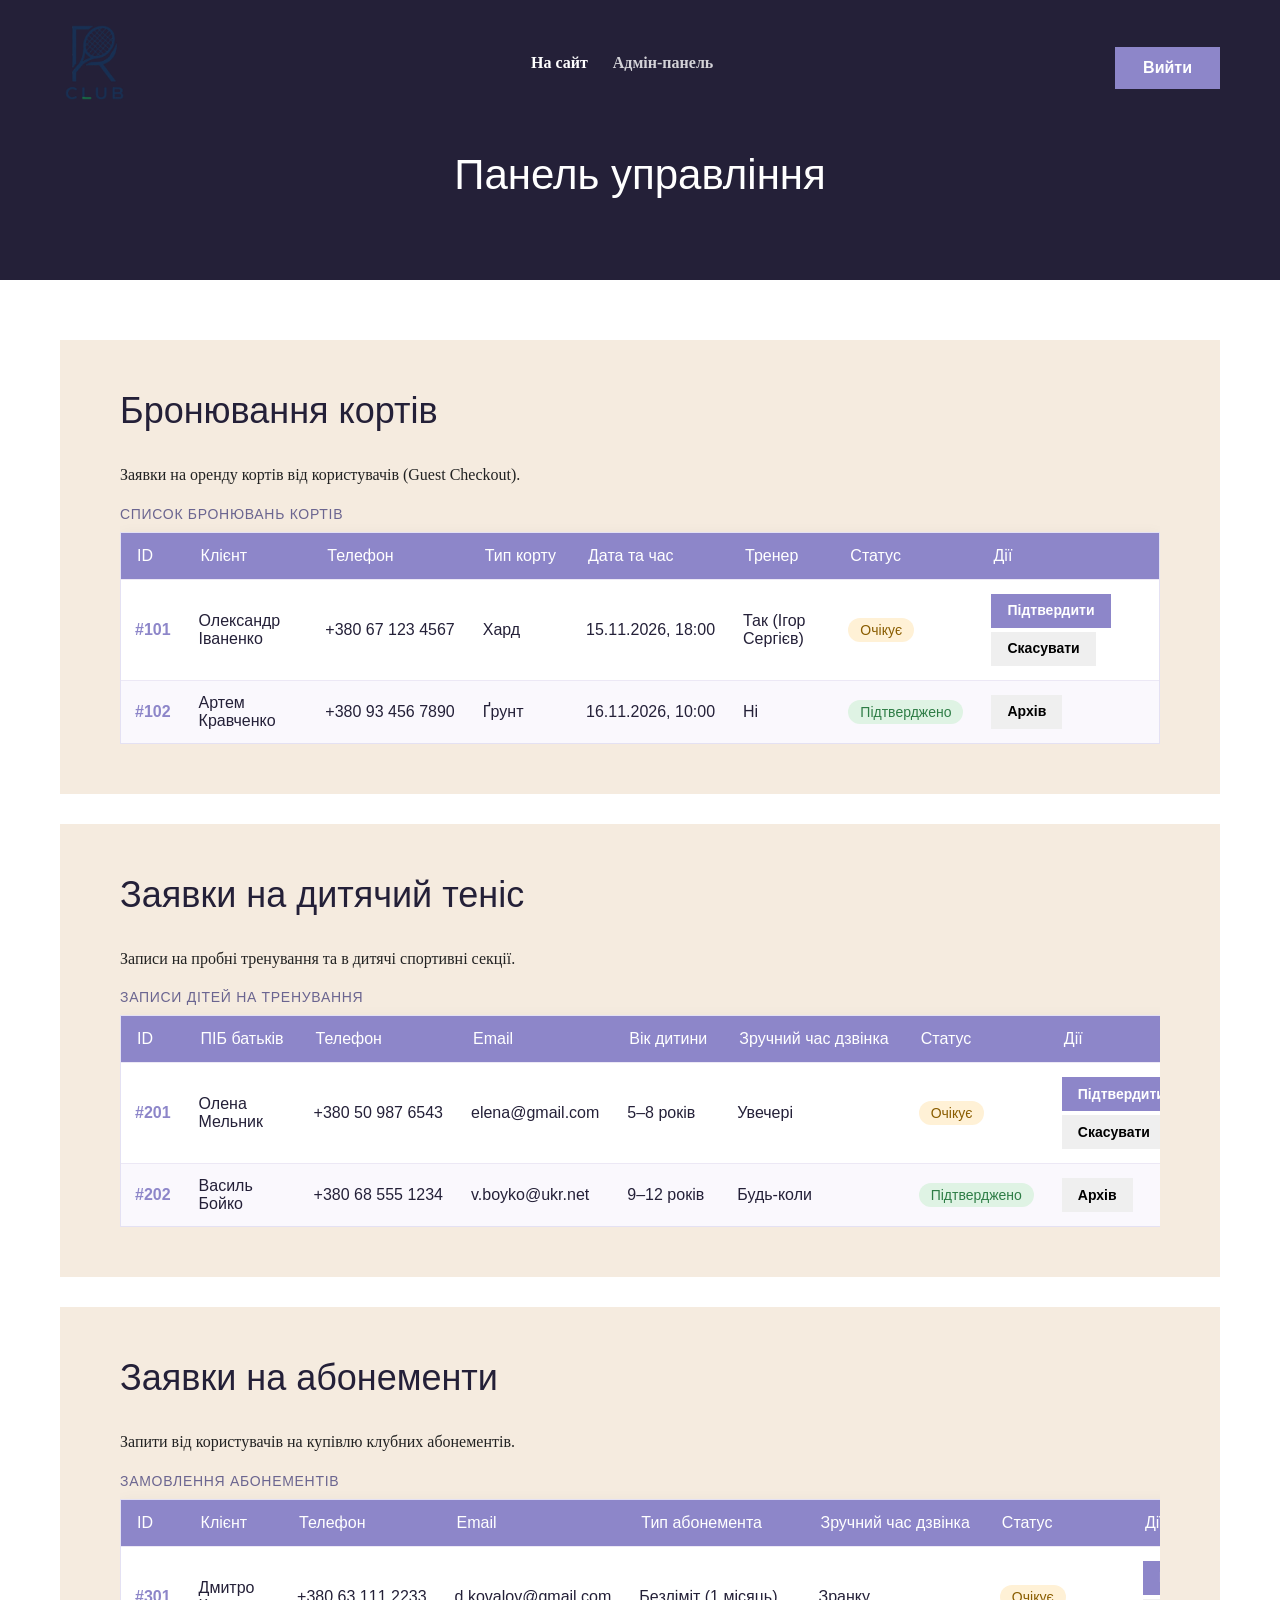
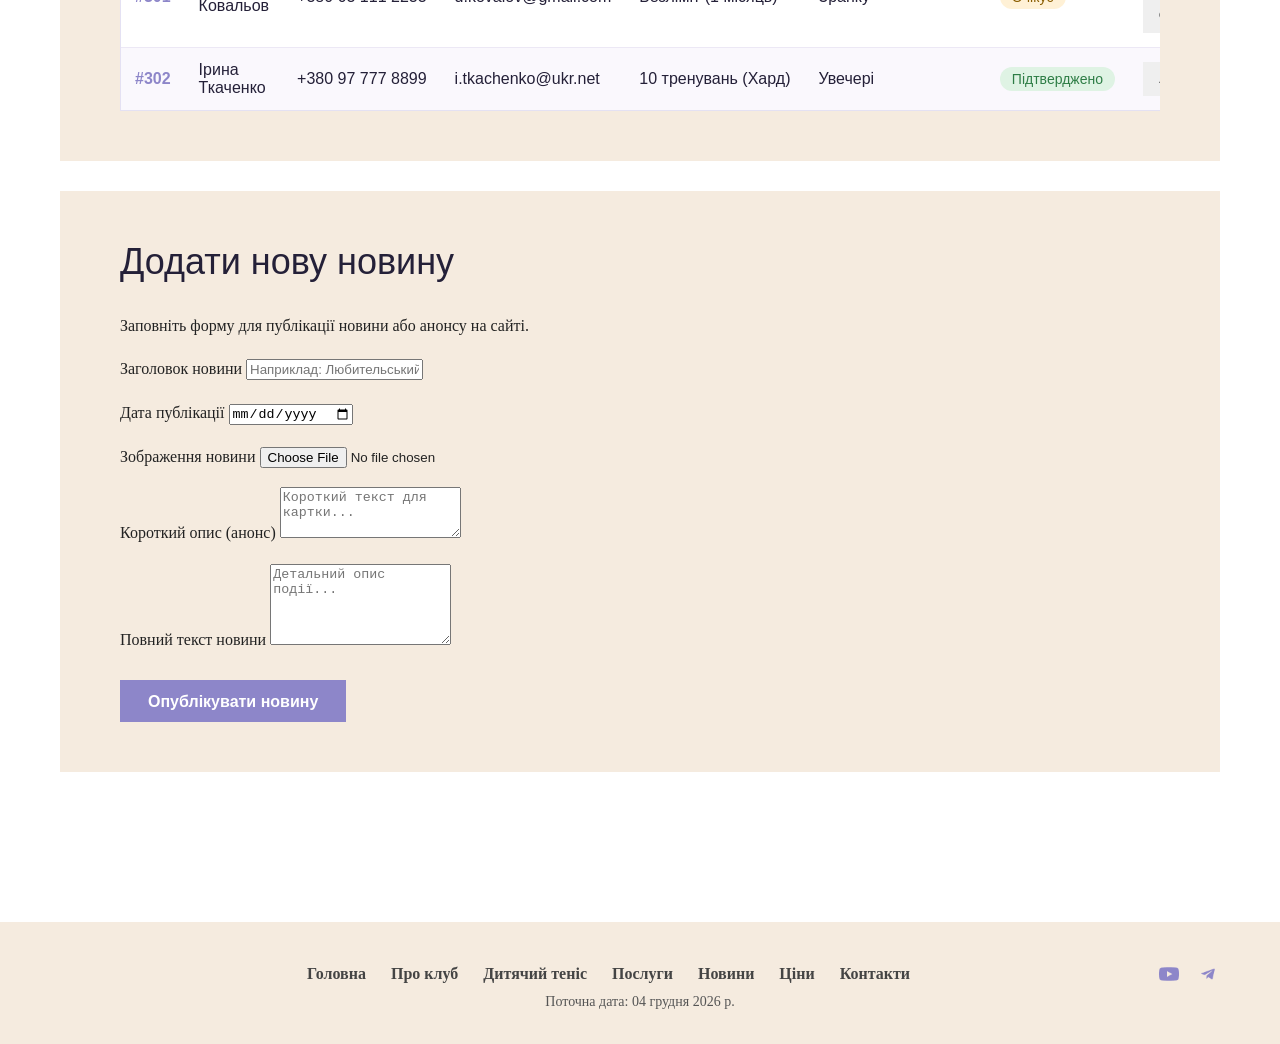
<file: admin_dashboard.html>
<!DOCTYPE html>
<html lang="uk">
<head>
    <meta charset="UTF-8">
    <meta name="viewport" content="width=device-width, initial-scale=1.0">
    <title>Панель управління — Тенісний клуб Racquet</title>
    <link rel="stylesheet" href="css/style.css">
</head>
<body>

    <header class="main-header">
        <div class="container header-container">
            <a href="index.html" class="logo">
                <img src="images/logo_1.png" alt="Логотип Racquet Club">
            </a>

            <!-- Бургер-меню (мобільна та планшетна версія) -->
            <input type="checkbox" id="nav-toggle" class="nav-toggle" aria-label="Відкрити меню навігації">
            <label for="nav-toggle" class="burger" aria-hidden="true"><span></span><span></span><span></span></label>

            <nav class="main-nav">
                <ul>
                    <li><a href="index.html">На сайт</a></li>
                    <li><a href="admin_dashboard.html" class="active">Адмін-панель</a></li>
                </ul>
            </nav>

            <div class="header-actions">
                <a href="admin_login.html" class="btn-primary-purple btn-logout">Вийти</a>
            </div>
        </div>
    </header>

    <main>
        <section class="hero-section admin-hero">
            <div class="container">
                <h1>Панель управління</h1>
            </div>
        </section>

        <section class="admin-dashboard-section">
            <div class="container">
                <!-- Прихований заголовок для проходження W3C валідації -->
                <h2 class="visually-hidden">Управління замовленнями та контентом</h2>


                <div class="info-card-beige admin-card">
                    <h2>Бронювання кортів</h2>
                    <p class="admin-card-desc">Заявки на оренду кортів від користувачів (Guest Checkout).</p>
                    
                    <div class="table-responsive">
                        <table class="admin-table">
                            <caption>Список бронювань кортів</caption>
                            <thead>
                                <tr>
                                    <th>ID</th>
                                    <th>Клієнт</th>
                                    <th>Телефон</th>
                                    <th>Тип корту</th>
                                    <th>Дата та час</th>
                                    <th>Тренер</th>
                                    <th>Статус</th>
                                    <th>Дії</th>
                                </tr>
                            </thead>
                            <tbody>
                                <tr>
                                    <td>#101</td>
                                    <td>Олександр Іваненко</td>
                                    <td>+380 67 123 4567</td>
                                    <td>Хард</td>
                                    <td>15.11.2026, 18:00</td>
                                    <td>Так (Ігор Сергієв)</td>
                                    <td><span class="status-badge status-pending">Очікує</span></td>
                                    <td>
                                        <button type="button" class="btn-primary-purple btn-sm">Підтвердити</button>
                                        <button type="button" class="btn-danger btn-sm">Скасувати</button>
                                    </td>
                                </tr>
                                <tr>
                                    <td>#102</td>
                                    <td>Артем Кравченко</td>
                                    <td>+380 93 456 7890</td>
                                    <td>Ґрунт</td>
                                    <td>16.11.2026, 10:00</td>
                                    <td>Ні</td>
                                    <td><span class="status-badge status-confirmed">Підтверджено</span></td>
                                    <td>
                                        <button type="button" class="btn-secondary btn-sm">Архів</button>
                                    </td>
                                </tr>
                            </tbody>
                        </table>
                    </div>
                </div>


                <div class="info-card-beige admin-card">
                    <h2>Заявки на дитячий теніс</h2>
                    <p class="admin-card-desc">Записи на пробні тренування та в дитячі спортивні секції.</p>

                    <div class="table-responsive">
                        <table class="admin-table">
                            <caption>Записи дітей на тренування</caption>
                            <thead>
                                <tr>
                                    <th>ID</th>
                                    <th>ПІБ батьків</th>
                                    <th>Телефон</th>
                                    <th>Email</th>
                                    <th>Вік дитини</th>
                                    <th>Зручний час дзвінка</th>
                                    <th>Статус</th>
                                    <th>Дії</th>
                                </tr>
                            </thead>
                            <tbody>
                                <tr>
                                    <td>#201</td>
                                    <td>Олена Мельник</td>
                                    <td>+380 50 987 6543</td>
                                    <td>elena@gmail.com</td>
                                    <td>5–8 років</td>
                                    <td>Увечері</td>
                                    <td><span class="status-badge status-pending">Очікує</span></td>
                                    <td>
                                        <button type="button" class="btn-primary-purple btn-sm">Підтвердити</button>
                                        <button type="button" class="btn-danger btn-sm">Скасувати</button>
                                    </td>
                                </tr>
                                <tr>
                                    <td>#202</td>
                                    <td>Василь Бойко</td>
                                    <td>+380 68 555 1234</td>
                                    <td>v.boyko@ukr.net</td>
                                    <td>9–12 років</td>
                                    <td>Будь-коли</td>
                                    <td><span class="status-badge status-confirmed">Підтверджено</span></td>
                                    <td>
                                        <button type="button" class="btn-secondary btn-sm">Архів</button>
                                    </td>
                                </tr>
                            </tbody>
                        </table>
                    </div>
                </div>


                <div class="info-card-beige admin-card">
                    <h2>Заявки на абонементи</h2>
                    <p class="admin-card-desc">Запити від користувачів на купівлю клубних абонементів.</p>

                    <div class="table-responsive">
                        <table class="admin-table">
                            <caption>Замовлення абонементів</caption>
                            <thead>
                                <tr>
                                    <th>ID</th>
                                    <th>Клієнт</th>
                                    <th>Телефон</th>
                                    <th>Email</th>
                                    <th>Тип абонемента</th>
                                    <th>Зручний час дзвінка</th>
                                    <th>Статус</th>
                                    <th>Дії</th>
                                </tr>
                            </thead>
                            <tbody>
                                <tr>
                                    <td>#301</td>
                                    <td>Дмитро Ковальов</td>
                                    <td>+380 63 111 2233</td>
                                    <td>d.kovalov@gmail.com</td>
                                    <td>Безліміт (1 місяць)</td>
                                    <td>Зранку</td>
                                    <td><span class="status-badge status-pending">Очікує</span></td>
                                    <td>
                                        <button type="button" class="btn-primary-purple btn-sm">Підтвердити</button>
                                        <button type="button" class="btn-danger btn-sm">Скасувати</button>
                                    </td>
                                </tr>
                                <tr>
                                    <td>#302</td>
                                    <td>Ірина Ткаченко</td>
                                    <td>+380 97 777 8899</td>
                                    <td>i.tkachenko@ukr.net</td>
                                    <td>10 тренувань (Хард)</td>
                                    <td>Увечері</td>
                                    <td><span class="status-badge status-confirmed">Підтверджено</span></td>
                                    <td>
                                        <button type="button" class="btn-secondary btn-sm">Архів</button>
                                    </td>
                                </tr>
                            </tbody>
                        </table>
                    </div>
                </div>

   
                <div class="info-card-beige admin-card">
                    <h2>Додати нову новину</h2>
                    <p class="admin-card-desc">Заповніть форму для публікації новини або анонсу на сайті.</p>

                    <form action="#" method="POST" enctype="multipart/form-data" class="admin-news-form">
                        <p class="form-group">
                            <label for="news-title">Заголовок новини</label>
                            <input type="text" id="news-title" name="title" placeholder="Наприклад: Любительський турнір..." required>
                        </p>

                        <p class="form-group">
                            <label for="news-date">Дата публікації</label>
                            <input type="date" id="news-date" name="date" required>
                        </p>

                        <p class="form-group">
                            <label for="news-image">Зображення новини</label>
                            <input type="file" id="news-image" name="image" accept="image/*" required>
                        </p>

                        <p class="form-group">
                            <label for="news-excerpt">Короткий опис (анонс)</label>
                            <textarea id="news-excerpt" name="excerpt" rows="3" placeholder="Короткий текст для картки..." required></textarea>
                        </p>

                        <p class="form-group">
                            <label for="news-full">Повний текст новини</label>
                            <textarea id="news-full" name="full_text" rows="5" placeholder="Детальний опис події..." required></textarea>
                        </p>

                        <p class="form-submit">
                            <button type="submit" class="btn-primary-purple">Опублікувати новину</button>
                        </p>
                    </form>
                </div>

            </div>
        </section>
    </main>


    <footer class="main-footer">
        <div class="container footer-container">
            <nav class="footer-nav">
             <ul>
                 <li><a href="index.html">Головна</a></li>
                 <li><a href="about.html">Про клуб</a></li>
                 <li><a href="kids_tennis.html">Дитячий теніс</a></li>
                 <li><a href="index.html#services">Послуги</a></li>
                 <li><a href="news.html">Новини</a></li>
                 <li><a href="index.html#services">Ціни</a></li>
                 <li><a href="index.html#contacts">Контакти</a></li>
             </ul>
            </nav>

            <div class="footer-socials">
                <a href="#" aria-label="YouTube"><img src="images/youtube_icon_footer.png" alt="YouTube"></a>
                <a href="#" aria-label="Telegram"><img src="images/telegram_icon_footer.png" alt="Telegram"></a>
            </div>
        </div>
    </footer>

    <script src="./js/main.js"></script>
</body>
</html>
</file>
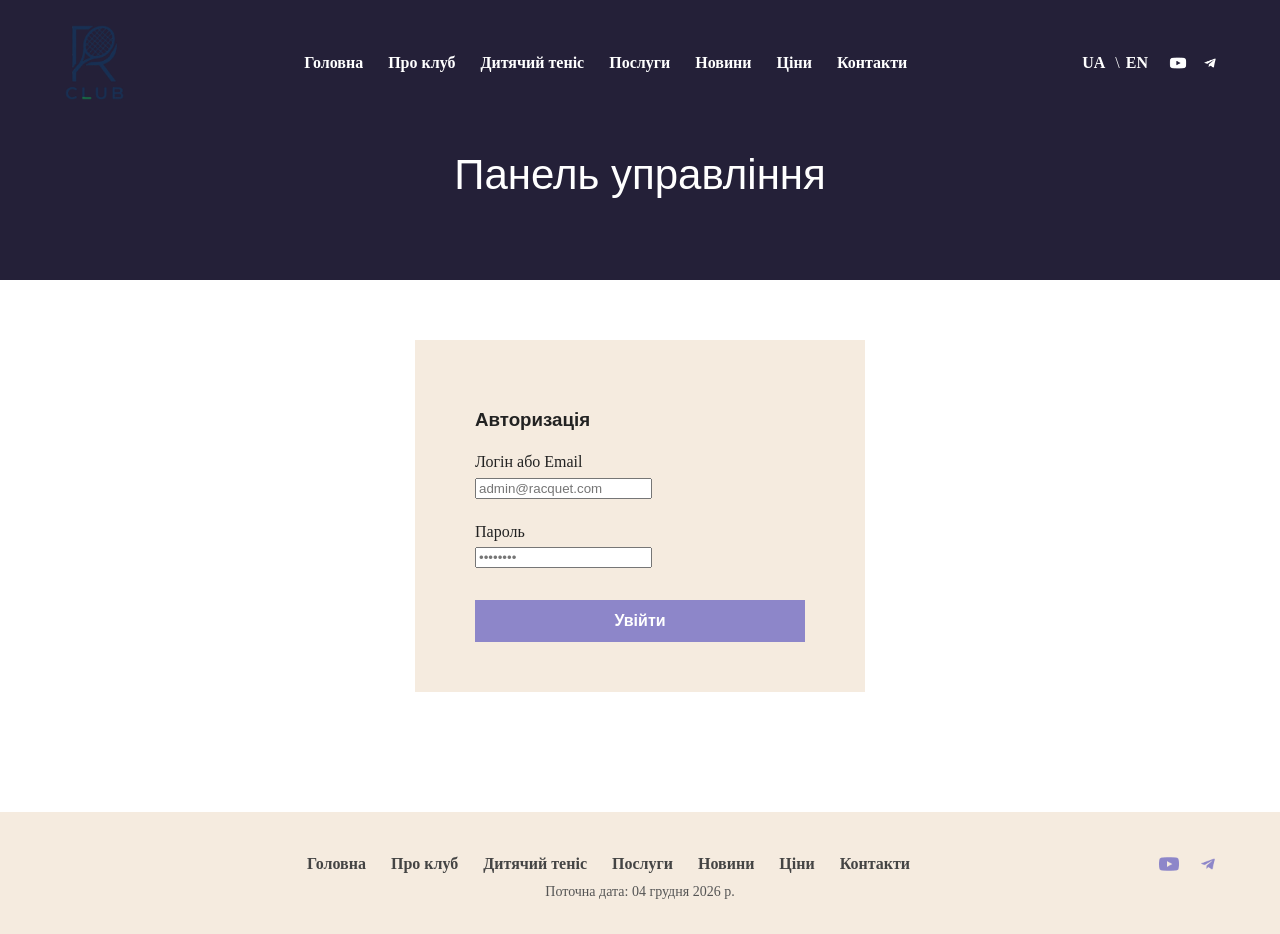
<file: admin_login.html>
<!DOCTYPE html>
<html lang="uk">
<head>
    <meta charset="UTF-8">
    <meta name="viewport" content="width=device-width, initial-scale=1.0">
    <title>Вхід в адмін-панель — Тенісний клуб Racquet</title>
    <link rel="stylesheet" href="css/style.css">
</head>
<body>

    <header class="main-header">
        <div class="container header-container">
            <a href="index.html" class="logo">
                <img src="images/logo_1.png" alt="Логотип Racquet Club">
            </a>

            <!-- Бургер-меню (мобільна та планшетна версія): чекбокс + label, працює без JS -->
            <input type="checkbox" id="nav-toggle" class="nav-toggle" aria-label="Відкрити меню навігації">
            <label for="nav-toggle" class="burger" aria-hidden="true"><span></span><span></span><span></span></label>

            <nav class="main-nav">
               <ul>
                   <li><a href="index.html">Головна</a></li>
                   <li><a href="about.html">Про клуб</a></li>
                   <li><a href="kids_tennis.html">Дитячий теніс</a></li>
                   <li><a href="index.html#services">Послуги</a></li>
                   <li><a href="news.html">Новини</a></li>
                   <li><a href="index.html#services">Ціни</a></li>
                   <li><a href="index.html#contacts">Контакти</a></li>
               </ul>
            </nav>

            <div class="header-actions">
                <ul class="lang-switcher">
                    <li class="lang-item active">
                        <span lang="uk" aria-current="true">UA</span>
                    </li>
                    <li class="lang-item">
                        <a href="/en/" lang="en">EN</a>
                    </li>
                </ul>
                <div class="header-socials">
                    <a href="#" aria-label="YouTube"><img src="images/youtube_icon.png" alt="YouTube"></a>
                    <a href="#" aria-label="Telegram"><img src="images/telega_white.png" alt="Telegram"></a>
                </div>
            </div>
        </div>
    </header>

    <main>
        <section class="hero-section admin-hero">
            <div class="container">
                <h1>Панель управління</h1>
            </div>
        </section>

        <section class="admin-login-section">
            <div class="container">
                <!-- Прихований заголовок для проходження W3C валідації -->
                <h2 class="visually-hidden">Форма входу для адміністратора</h2>

                <div class="info-card-beige admin-login-card" style="max-width: 450px; margin: 0 auto;">
                    <h3>Авторизація</h3>
                    
                    <form action="/admin/login" method="POST" class="admin-form">
                        <p>
                            <label for="admin-login">Логін або Email</label><br>
                            <input type="text" id="admin-login" name="login" placeholder="admin@racquet.com" required>
                        </p>

                        <p>
                            <label for="admin-password">Пароль</label><br>
                            <input type="password" id="admin-password" name="password" placeholder="••••••••" required>
                        </p>

                        <p style="margin-top: 20px;">
                            <button type="submit" class="btn-primary-purple" style="width: 100%;">
                                Увійти
                            </button>
                        </p>
                    </form>
                </div>
            </div>
        </section>
    </main>

    <footer class="main-footer">
        <div class="container footer-container">
            <nav class="footer-nav">
               <ul>
                    <li><a href="index.html">Головна</a></li>
                    <li><a href="about.html">Про клуб</a></li>
                    <li><a href="kids_tennis.html">Дитячий теніс</a></li>
                    <li><a href="index.html#services">Послуги</a></li>
                    <li><a href="news.html">Новини</a></li>
                    <li><a href="index.html#services">Ціни</a></li>
                    <li><a href="index.html#contacts">Контакти</a></li>
                </ul>
            </nav>

            <div class="footer-socials">
                <a href="#" aria-label="YouTube"><img src="images/youtube_icon_footer.png" alt="YouTube"></a>
                <a href="#" aria-label="Telegram"><img src="images/telegram_icon_footer.png" alt="Telegram"></a>
            </div>
        </div>
    </footer>

    <script src="./js/main.js"></script>
</body>
</html>
</file>
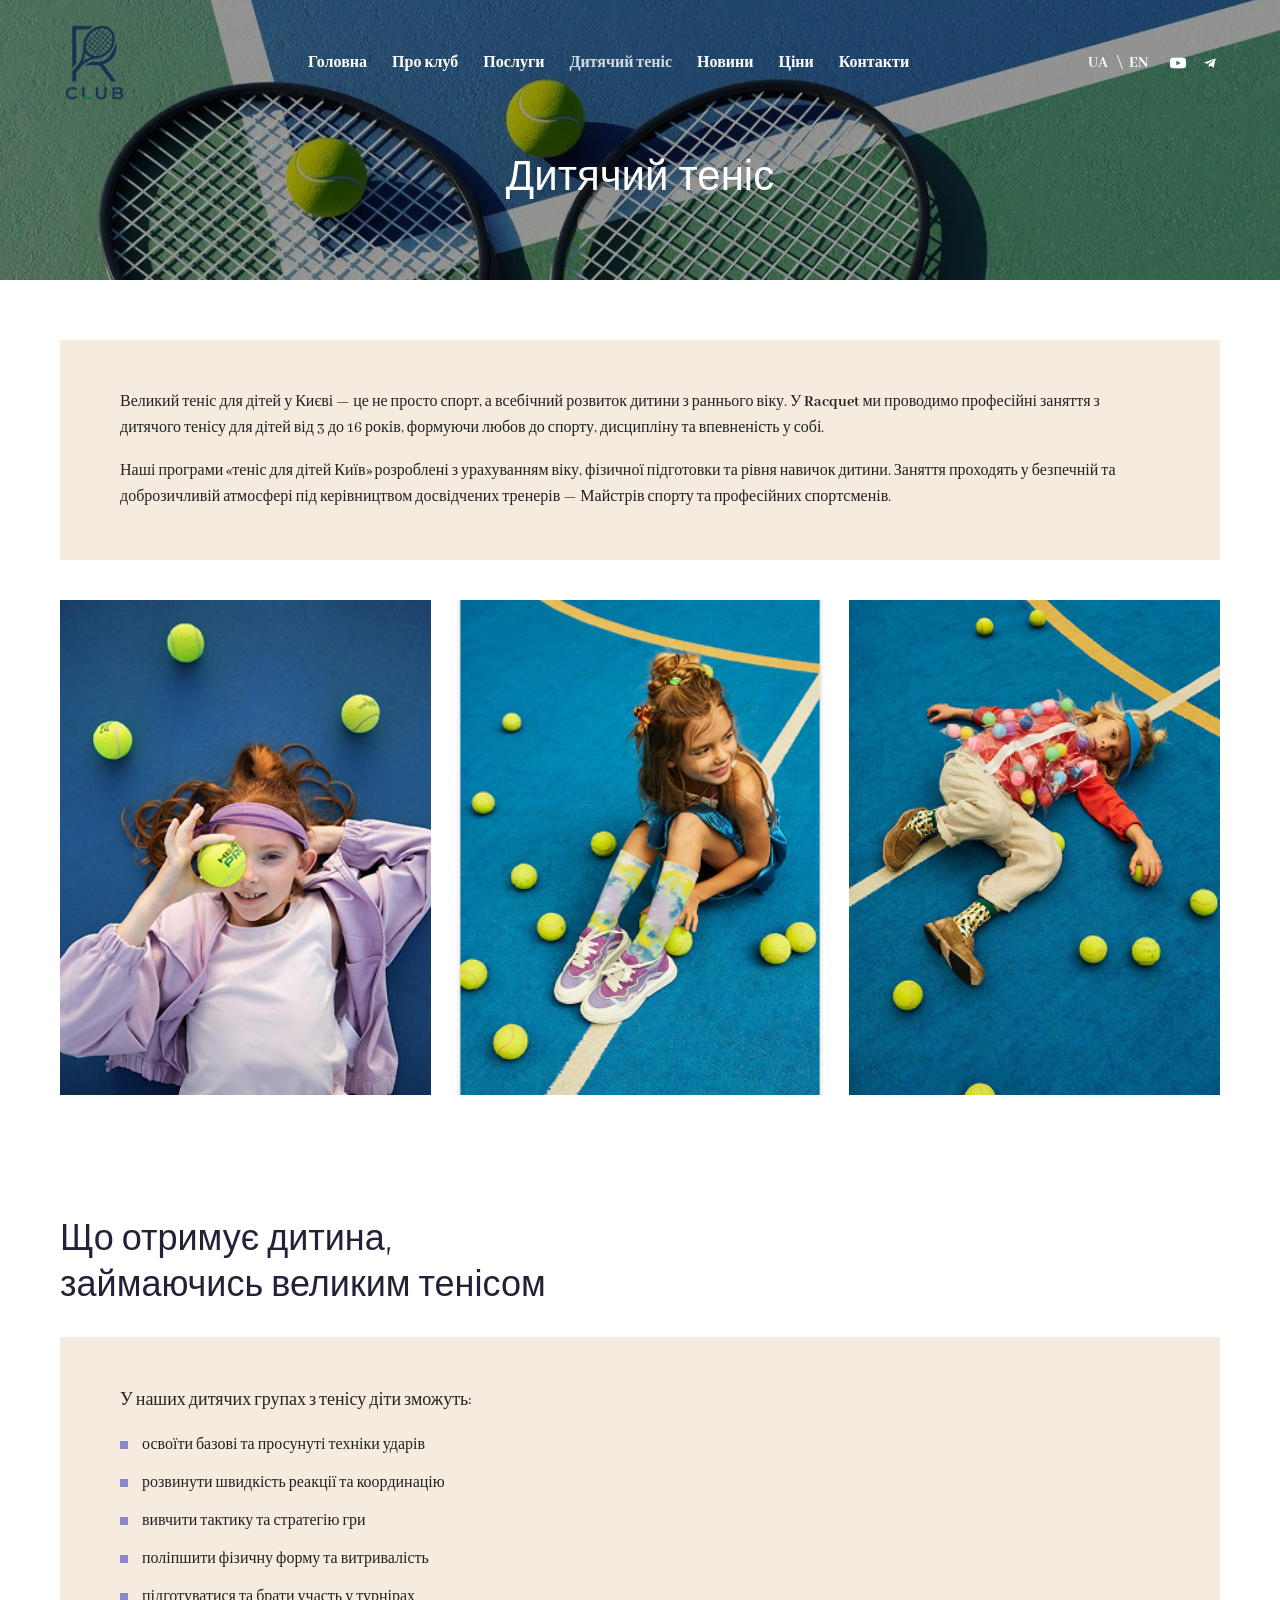
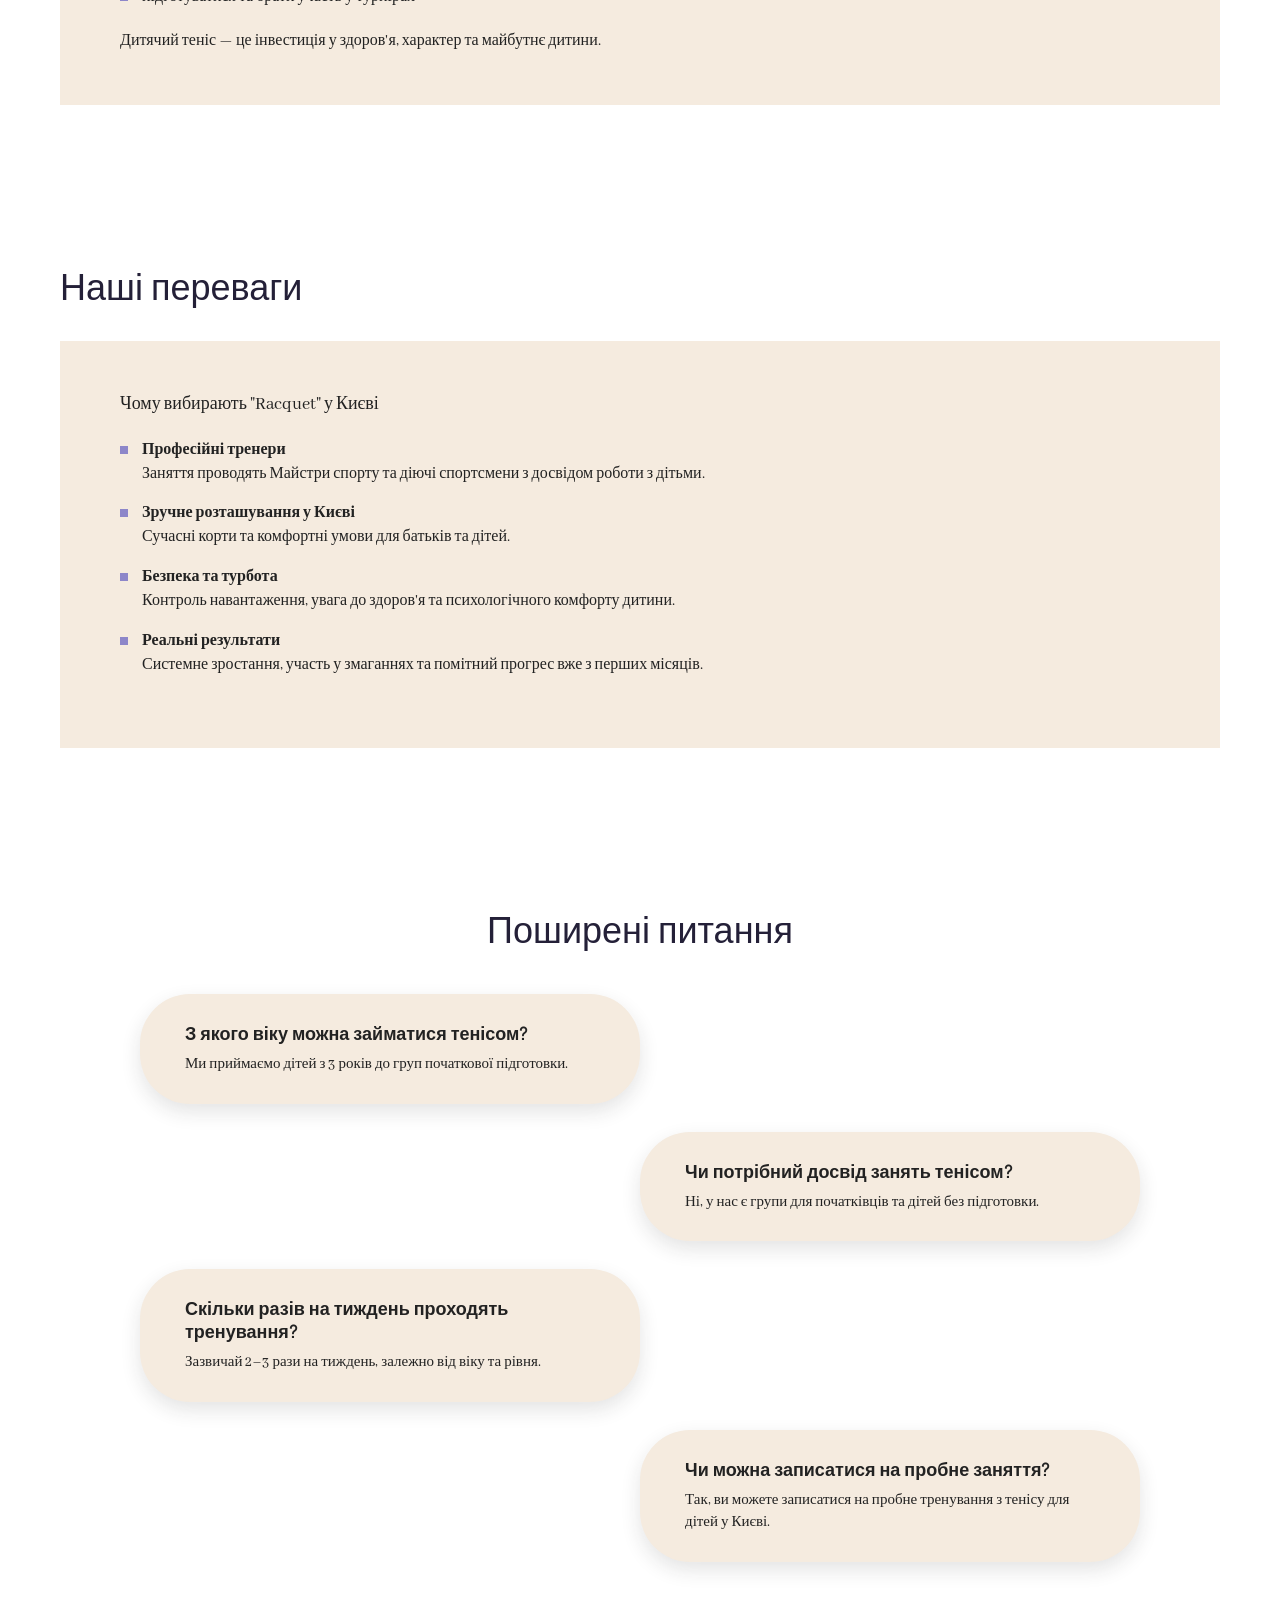
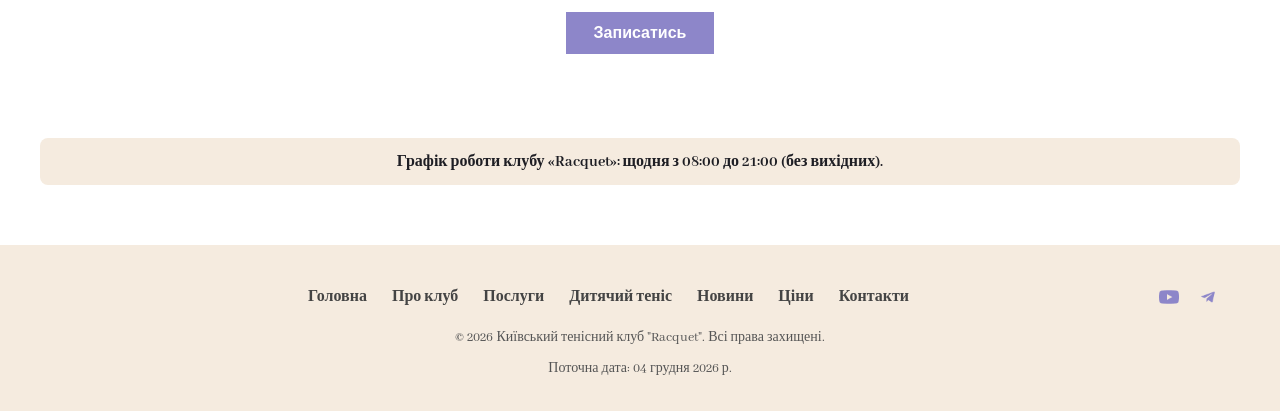
<file: kids_tennis.html>
<!DOCTYPE html>
<html lang="uk">
<head>
    <meta charset="UTF-8">
    <meta name="viewport" content="width=device-width, initial-scale=1.0">
    <title>Дитячий теніс — Тенісний клуб Racquet</title>
    <link rel="preconnect" href="https://fonts.googleapis.com">
    <link rel="preconnect" href="https://fonts.gstatic.com" crossorigin>
    <link href="https://fonts.googleapis.com/css2?family=Abel&family=Abhaya+Libre:wght@400;700;800&display=swap" rel="stylesheet">
    <link rel="stylesheet" href="css/style.css">
</head>
<body>

    <header class="main-header">
        <div class="container header-container">

            <a href="index.html" class="logo">
                <img src="images/logo_1.png" alt="Логотип Racquet Club">
            </a>

            <!-- Бургер-меню (мобільна та планшетна версія): чекбокс + label, працює без JS -->
            <input type="checkbox" id="nav-toggle" class="nav-toggle" aria-label="Відкрити меню навігації">
            <label for="nav-toggle" class="burger" aria-hidden="true"><span></span><span></span><span></span></label>

            <nav class="main-nav">
                <ul>
                    <li><a href="index.html">Головна</a></li>
                    <li><a href="about.html">Про клуб</a></li>
                    <li><a href="index.html#services">Послуги</a></li>
                    <li><a href="kids_tennis.html" class="active">Дитячий теніс</a></li>
                    <li><a href="news.html">Новини</a></li>
                    <li><a href="index.html#services">Ціни</a></li>
                    <li><a href="index.html#contacts">Контакти</a></li>
                </ul>
            </nav>

            <div class="header-actions">
                <ul class="lang-switcher">
                    <li class="lang-item active">
                        <span lang="uk" aria-current="true">UA</span>
                    </li>
                    <li class="lang-item">
                        <a href="/en/" lang="en">EN</a>
                    </li>
                </ul>
                <div class="header-socials">
                    <a href="#" aria-label="YouTube"><img src="images/youtube_icon.png" alt="YouTube"></a>
                    <a href="#" aria-label="Telegram"><img src="images/telega_white.png" alt="Telegram"></a>
                </div>
            </div>

        </div>
    </header>

    <main>
        <section class="hero-section kids-hero">
            <div class="container">
                <h1>Дитячий теніс</h1>
            </div>
        </section>

        <section class="kids-about-section">
            <div class="container">
                <h2 class="visually-hidden">Про програму дитячого тенісу</h2>

                <div class="info-card-beige">
                    <p>
                        Великий теніс для дітей у Києві — це не просто спорт, а всебічний розвиток дитини з раннього віку. 
                        У <strong>Racquet</strong> ми проводимо професійні заняття з дитячого тенісу для дітей від 3 до 16 років, 
                        формуючи любов до спорту, дисципліну та впевненість у собі.
                    </p>
                    <p>
                        Наші програми «теніс для дітей Київ» розроблені з урахуванням віку, фізичної підготовки та рівня навичок дитини. 
                        Заняття проходять у безпечній та доброзичливій атмосфері під керівництвом досвідчених тренерів — 
                        Майстрів спорту та професійних спортсменів.
                    </p>
                </div>

                <div class="kids-gallery-grid">
                    <div class="gallery-item">
                        <img src="images/kids_tennis_1.jpg" alt="Дівчинка з тенісними м'ячами">
                    </div>
                    <div class="gallery-item">
                        <img src="images/kids_tennis_2.jpg" alt="Хлопчик на тенісному корті">
                    </div>
                    <div class="gallery-item">
                        <img src="images/kids_tennis_3jpg.png" alt="Дитина грає в теніс">
                    </div>
                </div>
            </div>
        </section>

        <section class="benefits-section">
            <div class="container">
                <h2>Що отримує дитина,<br>займаючись великим тенісом</h2>

                <div class="info-card-beige">
                    <p class="card-intro-title">У наших дитячих групах з тенісу діти зможуть:</p>
                    <ul class="custom-bullet-list">
                        <li>освоїти базові та просунуті техніки ударів</li>
                        <li>розвинути швидкість реакції та координацію</li>
                        <li>вивчити тактику та стратегію гри</li>
                        <li>поліпшити фізичну форму та витривалість</li>
                        <li>підготуватися та брати участь у турнірах</li>
                    </ul>
                    <p class="card-conclusion">
                        Дитячий теніс — це інвестиція у здоров'я, характер та майбутнє дитини.
                    </p>
                </div>
            </div>
        </section>

        <section class="advantages-section">
            <div class="container">
                <h2>Наші переваги</h2>

                <div class="info-card-beige">
                    <p class="card-intro-title">Чому вибирають "Racquet" у Києві</p>
                    
                    <ul class="advantages-list">
                        <li>
                            <strong>Професійні тренери</strong>
                            <p>Заняття проводять Майстри спорту та діючі спортсмени з досвідом роботи з дітьми.</p>
                        </li>
                        <li>
                            <strong>Зручне розташування у Києві</strong>
                            <p>Сучасні корти та комфортні умови для батьків та дітей.</p>
                        </li>
                        <li>
                            <strong>Безпека та турбота</strong>
                            <p>Контроль навантаження, увага до здоров'я та психологічного комфорту дитини.</p>
                        </li>
                        <li>
                            <strong>Реальні результати</strong>
                            <p>Системне зростання, участь у змаганнях та помітний прогрес вже з перших місяців.</p>
                        </li>
                    </ul>
                </div>
            </div>
        </section>

        <section class="faq-section">
            <div class="container">
                <h2>Поширені питання</h2>

                <div class="faq-staggered-grid">
                    <div class="faq-card item-left">
                        <h3>З якого віку можна займатися тенісом?</h3>
                        <p>Ми приймаємо дітей з 3 років до груп початкової підготовки.</p>
                    </div>

                    <div class="faq-card item-right">
                        <h3>Чи потрібний досвід занять тенісом?</h3>
                        <p>Ні, у нас є групи для початківців та дітей без підготовки.</p>
                    </div>

                    <div class="faq-card item-left">
                        <h3>Скільки разів на тиждень проходять тренування?</h3>
                        <p>Зазвичай 2–3 рази на тиждень, залежно від віку та рівня.</p>
                    </div>

                    <div class="faq-card item-right">
                        <h3>Чи можна записатися на пробне заняття?</h3>
                        <p>Так, ви можете записатися на пробне тренування з тенісу для дітей у Києві.</p>
                    </div>
                </div>

                <!-- КНОПКА ВИКЛИКУ ВСПЛИВАЮЧОГО ВІКНА  -->
                <div class="cta-wrapper">
                    <button type="button" class="btn-primary-purple" popovertarget="kids-group-modal-step1">
                        Записатись
                    </button>
                </div>
            </div>
        </section>
    </main>

    <footer class="main-footer">
        <div class="container footer-container">

            <nav class="footer-nav">
              <ul>
                  <li><a href="index.html">Головна</a></li>
                  <li><a href="about.html">Про клуб</a></li>
                  <li><a href="index.html#services">Послуги</a></li>
                  <li><a href="kids_tennis.html">Дитячий теніс</a></li>
                  <li><a href="news.html">Новини</a></li>
                  <li><a href="index.html#services">Ціни</a></li>
                  <li><a href="index.html#contacts">Контакти</a></li>
               </ul>
            </nav>

            <div class="footer-socials">
                <a href="#" aria-label="YouTube"><img src="images/youtube_icon_footer.png" alt="YouTube"></a>
                <a href="#" aria-label="Telegram"><img src="images/telegram_icon_footer.png" alt="Telegram"></a>
            </div>
        </div>
        <p style="text-align: center; margin-top: 20px; color: #555555; font-size: 14px;">© 2026 Київський тенісний клуб "Racquet". Всі права захищені.</p>
    </footer>


 

    <!-- Форма введення даних (вертикальна колонка в HTML) -->
    <div id="kids-group-modal-step1" popover class="modal-window kids-group-modal-window">
        
      
        <button type="button" class="modal-close-btn" popovertarget="kids-group-modal-step1" popovertargetaction="hide" aria-label="Закрити вікно">&times;</button>

        <h2>Заняття у дитячій групі</h2>

        <form class="kids-group-form">
            <div class="form-step step-1">
                <p class="modal-subtitle">Заповніть анкету і ми вам передзвонимо протягом дня</p>

                <p>
                    <label for="kids-fullname">ПІБ</label><br>
                    <input type="text" id="kids-fullname" name="fullname" placeholder="Ваше прізвище та ім'я" required>
                </p>

                <p>
                    <label for="kids-phone">Номер телефону</label><br>
                    <input type="tel" id="kids-phone" name="phone" placeholder="+380..." required>
                </p>

                <p>
                    <label for="kids-email">Пошта</label><br>
                    <input type="email" id="kids-email" name="email" placeholder="example@mail.com" required>
                </p>

                <p>
                    <label for="kids-wishes">Додаткові побажання</label><br>
                    <input type="text" id="kids-wishes" name="wishes" placeholder="Вік дитини, зручні дні тощо">
                </p>

                <p>
                    <button type="button" class="btn-submit" popovertarget="kids-group-modal-step2" popovertargetaction="show">
                        Надіслати
                    </button>
                </p>
            </div>
        </form>
    </div>

    <!-- Повідомлення про успішний запис -->
    <div id="kids-group-modal-step2" popover class="modal-window kids-group-modal-window">
        
        <!-- Текстовий хрестик &times; -->
        <button type="button" class="modal-close-btn" popovertarget="kids-group-modal-step1" popovertargetaction="hide" aria-label="Закрити вікно">&times;</button>

        <h2>Заняття у дитячій групі</h2>

        <div class="form-step step-2-success">
            <p class="success-message">Дякую! Ми вам перезвонимо для підтвердження заявки і обговорення деталей!</p>
            <p>
                <button type="button" class="btn-success" popovertarget="kids-group-modal-step1" popovertargetaction="hide">
                    Супер!
                </button>
            </p>
        </div>
    </div>

    <script src="./js/main.js"></script>
</body>
</html>
</file>
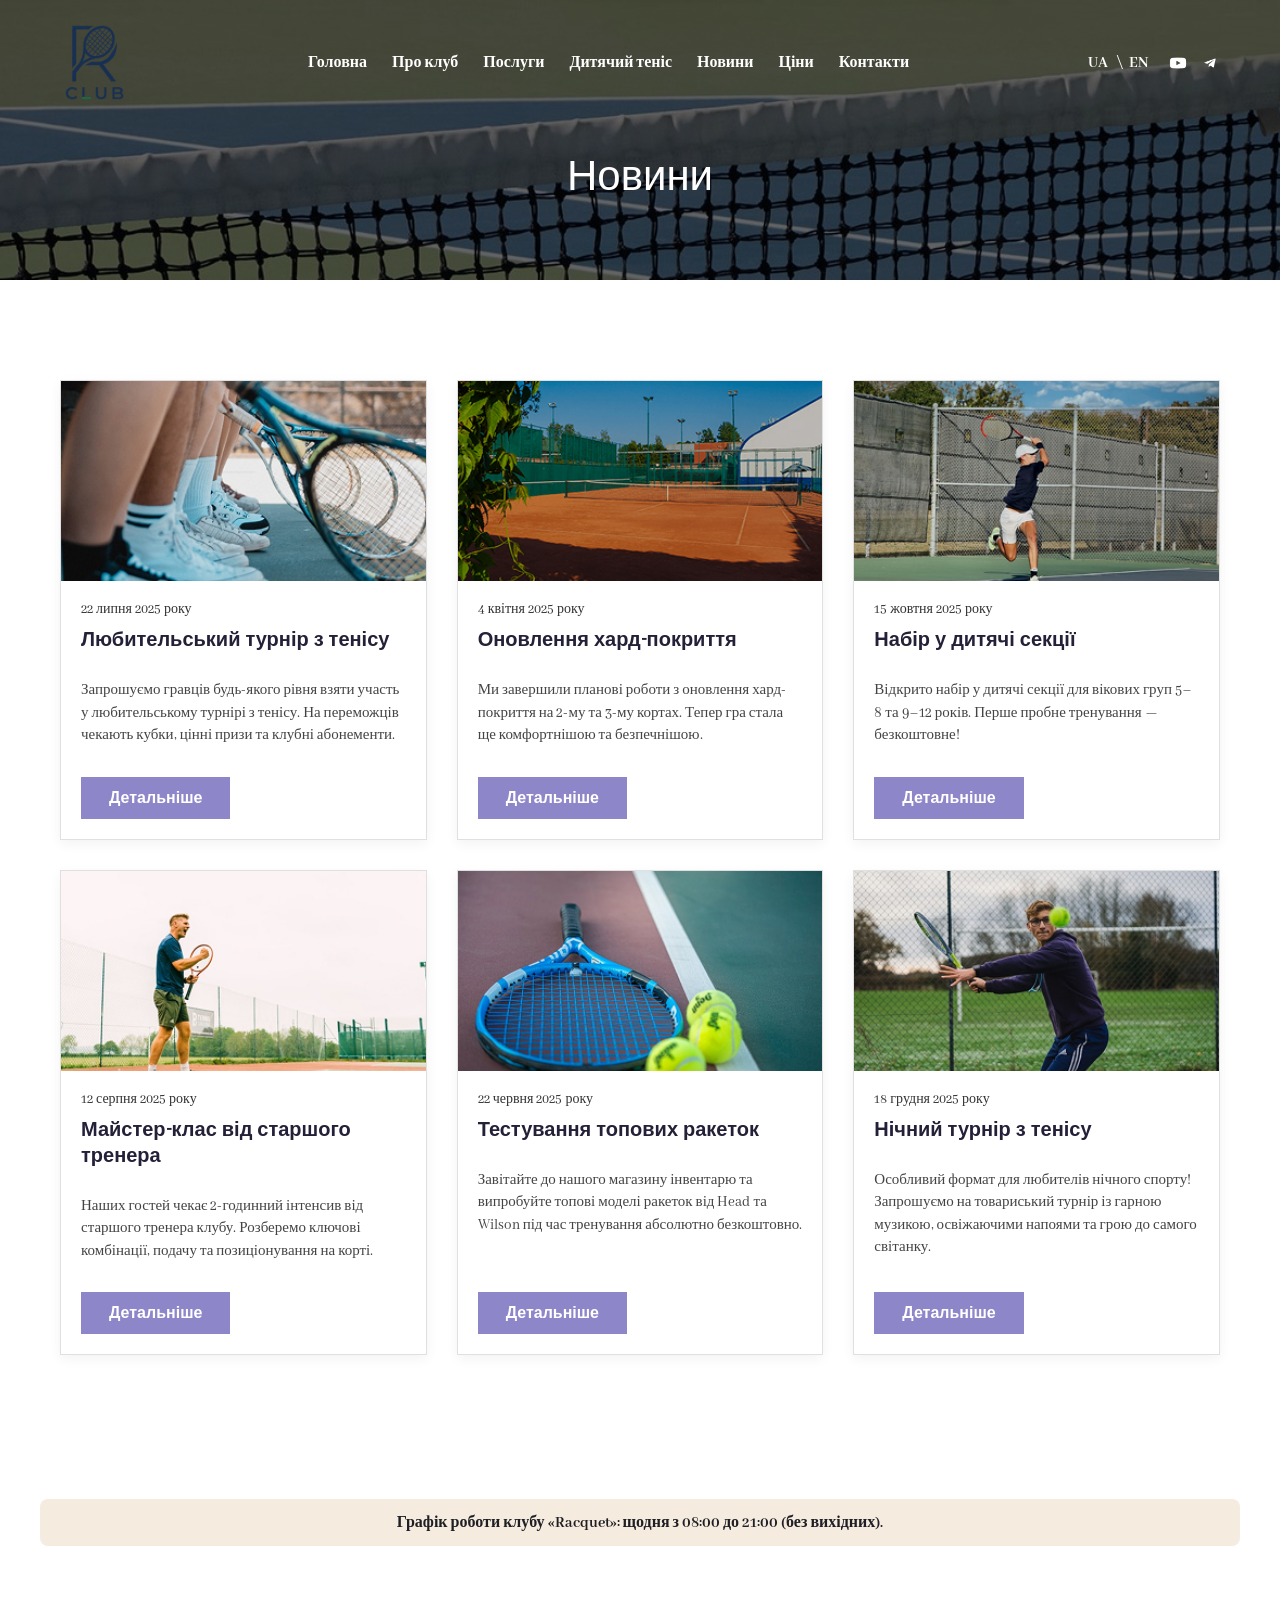
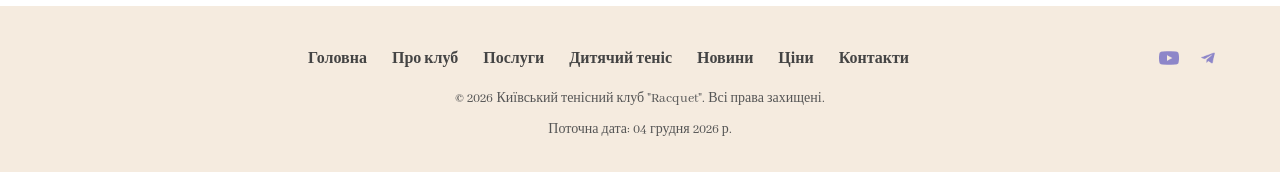
<file: news.html>
<!DOCTYPE html>
<html lang="uk">
<head>
    <meta charset="UTF-8">
    <meta name="viewport" content="width=device-width, initial-scale=1.0">
    <title>Новини — Тенісний клуб Racquet</title>
    <link rel="preconnect" href="https://fonts.googleapis.com">
    <link rel="preconnect" href="https://fonts.gstatic.com" crossorigin>
    <link href="https://fonts.googleapis.com/css2?family=Abel&family=Abhaya+Libre:wght@400;700;800&display=swap" rel="stylesheet">
    <link rel="stylesheet" href="css/style.css">
</head>
<body>

    <header class="main-header">
        <div class="container header-container">
            <a href="index.html" class="logo">
                <img src="images/logo_1.png" alt="Логотип Racquet Club">
            </a>

            <!-- Бургер-меню (мобільна та планшетна версія): чекбокс + label, працює без JS -->
            <input type="checkbox" id="nav-toggle" class="nav-toggle" aria-label="Відкрити меню навігації">
            <label for="nav-toggle" class="burger" aria-hidden="true"><span></span><span></span><span></span></label>

            <nav class="main-nav">
               <ul>
                <li><a href="index.html">Головна</a></li>
                <li><a href="about.html">Про клуб</a></li>
                <li><a href="index.html#services">Послуги</a></li>
                <li><a href="kids_tennis.html">Дитячий теніс</a></li>
                <li><a href="news.html">Новини</a></li>
                <li><a href="index.html#services">Ціни</a></li>
                <li><a href="index.html#contacts">Контакти</a></li>
               </ul>
            </nav>

            <div class="header-actions">
                <ul class="lang-switcher">
                    <li class="lang-item active">
                        <span lang="uk" aria-current="true">UA</span>
                    </li>
                    <li class="lang-item">
                        <a href="/en/" lang="en">EN</a>
                    </li>
                </ul>
                <div class="header-socials">
                    <a href="#" aria-label="YouTube"><img src="images/youtube_icon.png" alt="YouTube"></a>
                    <a href="#" aria-label="VK"><img src="images/telega_white.png" alt="Telegram"></a>
                </div>
            </div>
        </div>
    </header>

    
    <main>
        <section class="hero-section news-hero">
            <div class="container">
                <h1>Новини</h1>
            </div>
        </section>

        <section class="news-section">
            <div class="container">
                
                <!-- Прихований заголовок для виправлення ієрархії h1 -> h2 -> h3 та валідації W3C -->
                <h2 class="visually-hidden">Стрічка новин</h2>

                <div class="news-grid">

                    <!-- Новина 1 -->
                    <article class="news-card">
                        <div class="news-thumb">
                            <img src="images/news1.jpg" alt="Любительський турнір з тенісу">
                        </div>
                        <div class="news-content">
                            <time datetime="2025-07-22" class="news-date">22 липня 2025 року</time>
                            <h3>Любительський турнір з тенісу</h3>
                            <p class="news-excerpt">
                                Запрошуємо гравців будь-якого рівня взяти участь у любительському турнірі з тенісу. На переможців чекають кубки, цінні призи та клубні абонементи.
                            </p>
                            <button type="button" class="btn-news-more" popovertarget="news-modal-1">Детальніше</button>
                        </div>
                    </article>

                    <!-- Новина 2 -->
                    <article class="news-card">
                        <div class="news-thumb">
                            <img src="images/news2.jpg" alt="Оновлення хард-покриття">
                        </div>
                        <div class="news-content">
                            <time datetime="2025-04-04" class="news-date">4 квітня 2025 року</time>
                            <h3>Оновлення хард-покриття</h3>
                            <p class="news-excerpt">
                                Ми завершили планові роботи з оновлення хард-покриття на 2-му та 3-му кортах. Тепер гра стала ще комфортнішою та безпечнішою.
                            </p>
                            <button type="button" class="btn-news-more" popovertarget="news-modal-2">Детальніше</button>
                        </div>
                    </article>

                    <!-- Новина 3 -->
                    <article class="news-card">
                        <div class="news-thumb">
                            <img src="images/news3.jpg" alt="Дитячий теніс набір">
                        </div>
                        <div class="news-content">
                            <time datetime="2025-10-15" class="news-date">15 жовтня 2025 року</time>
                            <h3>Набір у дитячі секції</h3>
                            <p class="news-excerpt">
                                Відкрито набір у дитячі секції для вікових груп 5–8 та 9–12 років. Перше пробне тренування — безкоштовне!
                            </p>
                            <button type="button" class="btn-news-more" popovertarget="news-modal-3">Детальніше</button>
                        </div>
                    </article>

                    <!-- Новина 4 -->
                    <article class="news-card">
                        <div class="news-thumb">
                            <img src="images/news4.jpg" alt="Майстер-клас тренера">
                        </div>
                        <div class="news-content">
                            <time datetime="2025-08-12" class="news-date">12 серпня 2025 року</time>
                            <h3>Майстер-клас від старшого тренера</h3>
                            <p class="news-excerpt">
                                Наших гостей чекає 2-годинний інтенсив від старшого тренера клубу. Розберемо ключові комбінації, подачу та позиціонування на корті.
                            </p>
                            <button type="button" class="btn-news-more" popovertarget="news-modal-4">Детальніше</button>
                        </div>
                    </article>

                    <!-- Новина 5 -->
                    <article class="news-card">
                        <div class="news-thumb">
                            <img src="images/news5.jpg" alt="Тестування ракеток">
                        </div>
                        <div class="news-content">
                            <time datetime="2025-06-22" class="news-date">22 червня 2025 року</time>
                            <h3>Тестування топових ракеток</h3>
                            <p class="news-excerpt">
                                Завітайте до нашого магазину інвентарю та випробуйте топові моделі ракеток від Head та Wilson під час тренування абсолютно безкоштовно.
                            </p>
                            <button type="button" class="btn-news-more" popovertarget="news-modal-5">Детальніше</button>
                        </div>
                    </article>

                    <!-- Новина 6 -->
                    <article class="news-card">
                        <div class="news-thumb">
                            <img src="images/news6.jpg" alt="Нічний турнір з тенісу">
                        </div>
                        <div class="news-content">
                            <time datetime="2025-12-18" class="news-date">18 грудня 2025 року</time>
                            <h3>Нічний турнір з тенісу</h3>
                            <p class="news-excerpt">
                                Особливий формат для любителів нічного спорту! Запрошуємо на товариський турнір із гарною музикою, освіжаючими напоями та грою до самого світанку.
                            </p>
                            <button type="button" class="btn-news-more" popovertarget="news-modal-6">Детальніше</button>
                        </div>
                    </article>

                </div>

            </div>
        </section>
    </main>


    <footer class="main-footer">
        <div class="container footer-container">
            <nav class="footer-nav">
                <ul>
                   <li><a href="index.html">Головна</a></li>
                   <li><a href="about.html">Про клуб</a></li>
                   <li><a href="index.html#services">Послуги</a></li>
                   <li><a href="kids_tennis.html">Дитячий теніс</a></li>
                   <li><a href="news.html">Новини</a></li>
                   <li><a href="index.html#services">Ціни</a></li>
                   <li><a href="index.html#contacts">Контакти</a></li>
               </ul>
            </nav>

            <div class="footer-socials">
                <a href="#" aria-label="YouTube"><img src="images/youtube_icon_footer.png" alt="YouTube"></a>
                <a href="#" aria-label="Telegram"><img src="images/telegram_icon_footer.png" alt="Telegram"></a>
            </div>
        </div>
        <p style="text-align: center; margin-top: 20px; color: #555555; font-size: 14px;">© 2026 Київський тенісний клуб "Racquet". Всі права захищені.</p>
    </footer>


    <!-- Модальне вікно новини 1 -->
    <div id="news-modal-1" popover class="modal-window news-modal-window">
        <button type="button" class="modal-close-btn" popovertarget="news-modal-1" popovertargetaction="hide" aria-label="Закрити вікно">&times;</button>
        <div class="news-modal-content">
            <time datetime="2025-07-22" class="news-date">22 липня 2025 року</time>
            <h2>Любительський турнір з тенісу</h2>
            <p><img src="images/news1.jpg" alt="Любительський турнір з тенісу"></p>
            <div class="news-full-body">
                <p>Запрошуємо гравців будь-якого рівня взяти участь у любительському турнірі з тенісу. На переможців чекають кубки, цінні призи та клубні абонементи.</p>
                <p>Турнір відбудеться на відкритих ґрунтових кортах клубу. Реєстрація відкрита до 20 липня. Забезпечуємо учасників м'ячами та питною водою.</p>
            </div>
        </div>
    </div>

    <!-- Модальне вікно новини 2 -->
    <div id="news-modal-2" popover class="modal-window news-modal-window">
        <button type="button" class="modal-close-btn" popovertarget="news-modal-2" popovertargetaction="hide" aria-label="Закрити вікно">&times;</button>
        <div class="news-modal-content">
            <time datetime="2025-04-04" class="news-date">4 квітня 2025 року</time>
            <h2>Оновлення хард-покриття</h2>
            <p><img src="images/news2.jpg" alt="Оновлення хард-покриття"></p>
            <div class="news-full-body">
                <p>Ми завершили планові роботи з оновлення хард-покриття на 2-му та 3-му кортах. Тепер гра стала ще комфортнішою та безпечнішою.</p>
                <p>Було нанесено нове багатошарове акрилове покриття, що забезпечує ідеальний відскок м'яча та знижує навантаження на суглоби гравців.</p>
            </div>
        </div>
    </div>

    <!-- Модальне вікно новини 3 -->
    <div id="news-modal-3" popover class="modal-window news-modal-window">
        <button type="button" class="modal-close-btn" popovertarget="news-modal-3" popovertargetaction="hide" aria-label="Закрити вікно">&times;</button>
        <div class="news-modal-content">
            <time datetime="2025-10-15" class="news-date">15 жовтня 2025 року</time>
            <h2>Набір у дитячі секції</h2>
            <p><img src="images/news3.jpg" alt="Дитячий теніс набір"></p>
            <div class="news-full-body">
                <p>Відкрито набір у дитячі секції для вікових груп 5–8 та 9–12 років. Перше пробне тренування — безкоштовне!</p>
                <p>Заняття проходять за спеціальною програмою розвитку дитячого тенісу. Малі групи до 6 дітей дозволяють приділити увагу кожній дитині.</p>
            </div>
        </div>
    </div>

    <!-- Модальне вікно новини 4 -->
    <div id="news-modal-4" popover class="modal-window news-modal-window">
        <button type="button" class="modal-close-btn" popovertarget="news-modal-4" popovertargetaction="hide" aria-label="Закрити вікно">&times;</button>
        <div class="news-modal-content">
            <time datetime="2025-08-12" class="news-date">12 серпня 2025 року</time>
            <h2>Майстер-клас від старшого тренера</h2>
            <p><img src="images/news4.jpg" alt="Майстер-клас тренера"></p>
            <div class="news-full-body">
                <p>Наших гостей чекає 2-годинний інтенсив від старшого тренера клубу. Розберемо ключові комбінації, подачу та позиціонування на корті.</p>
                <p>Інтенсив підходить для гравців із середнім рівнем підготовки. Кількість місць обмежена (до 8 осіб).</p>
            </div>
        </div>
    </div>

    <!-- Модальне вікно новини 5 -->
    <div id="news-modal-5" popover class="modal-window news-modal-window">
        <button type="button" class="modal-close-btn" popovertarget="news-modal-5" popovertargetaction="hide" aria-label="Закрити вікно">&times;</button>
        <div class="news-modal-content">
            <time datetime="2025-06-22" class="news-date">22 червня 2025 року</time>
            <h2>Тестування топових ракеток</h2>
            <p><img src="images/news5.jpg" alt="Тестування ракеток"></p>
            <div class="news-full-body">
                <p>Завітайте до нашого магазину інвентарю та випробуйте топові моделі ракеток від Head та Wilson під час тренування абсолютно безкоштовно.</p>
                <p>Наші консультанти допоможуть підібрати вагу, баланс та струни під ваш стиль гри.</p>
            </div>
        </div>
    </div>

    <!-- Модальне вікно новини 6 -->
    <div id="news-modal-6" popover class="modal-window news-modal-window">
        <button type="button" class="modal-close-btn" popovertarget="news-modal-6" popovertargetaction="hide" aria-label="Закрити вікно">&times;</button>
        <div class="news-modal-content">
            <time datetime="2025-12-18" class="news-date">18 грудня 2025 року</time>
            <h2>Нічний турнір з тенісу</h2>
            <p><img src="images/news6.jpg" alt="Нічний турнір з тенісу"></p>
            <div class="news-full-body">
                <p>Особливий формат для любителів нічного спорту! Запрошуємо на товариський турнір із гарною музикою, освіжаючими напоями та грою до самого світанку.</p>
                <p>Старт турніру о 22:00. На вас чекає атмосферний вечір, професійний діджей та подарунки для кожного учасника.</p>
            </div>
        </div>
    </div>

    <script src="./js/main.js"></script>
</body>
</html>
</file>
<file: css/style.css>
@import url("normalize.css");
@import url("base.css");
@import url("components.css");
@import url("layout.css");
</file>
